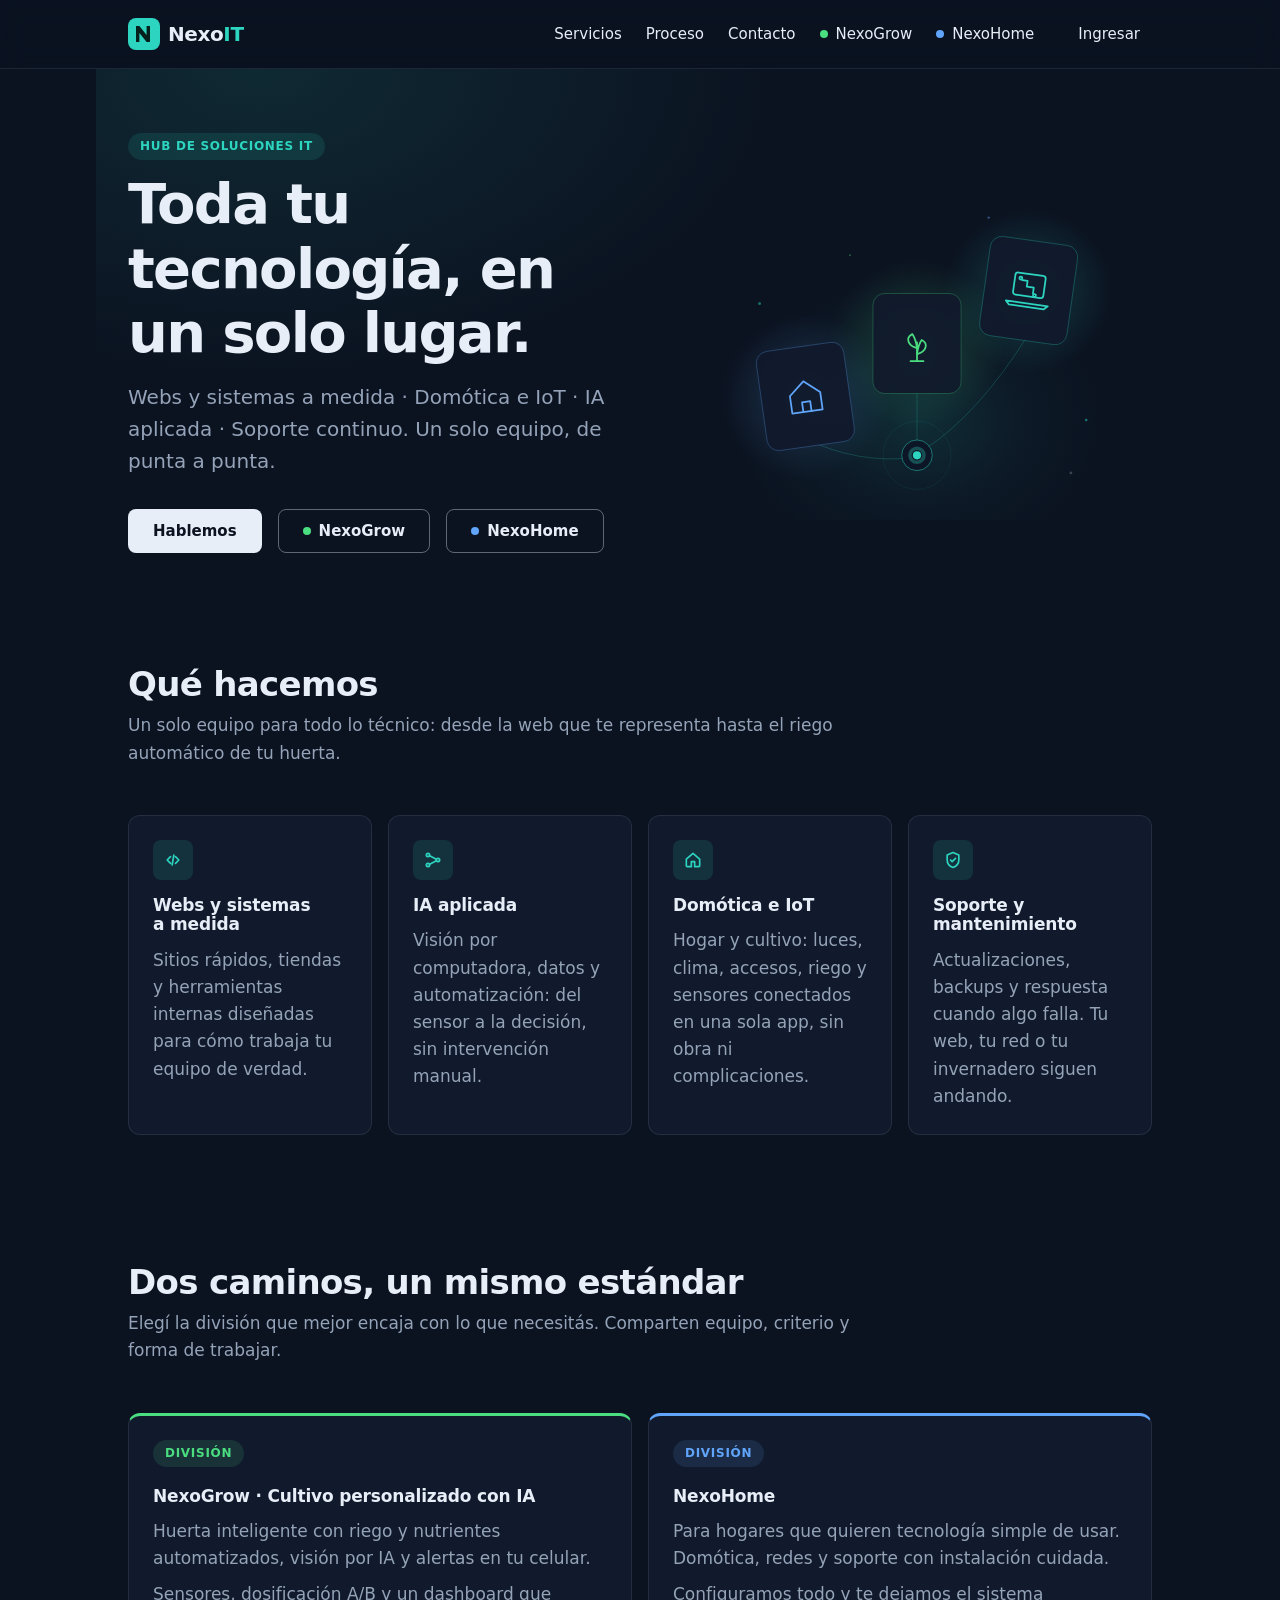
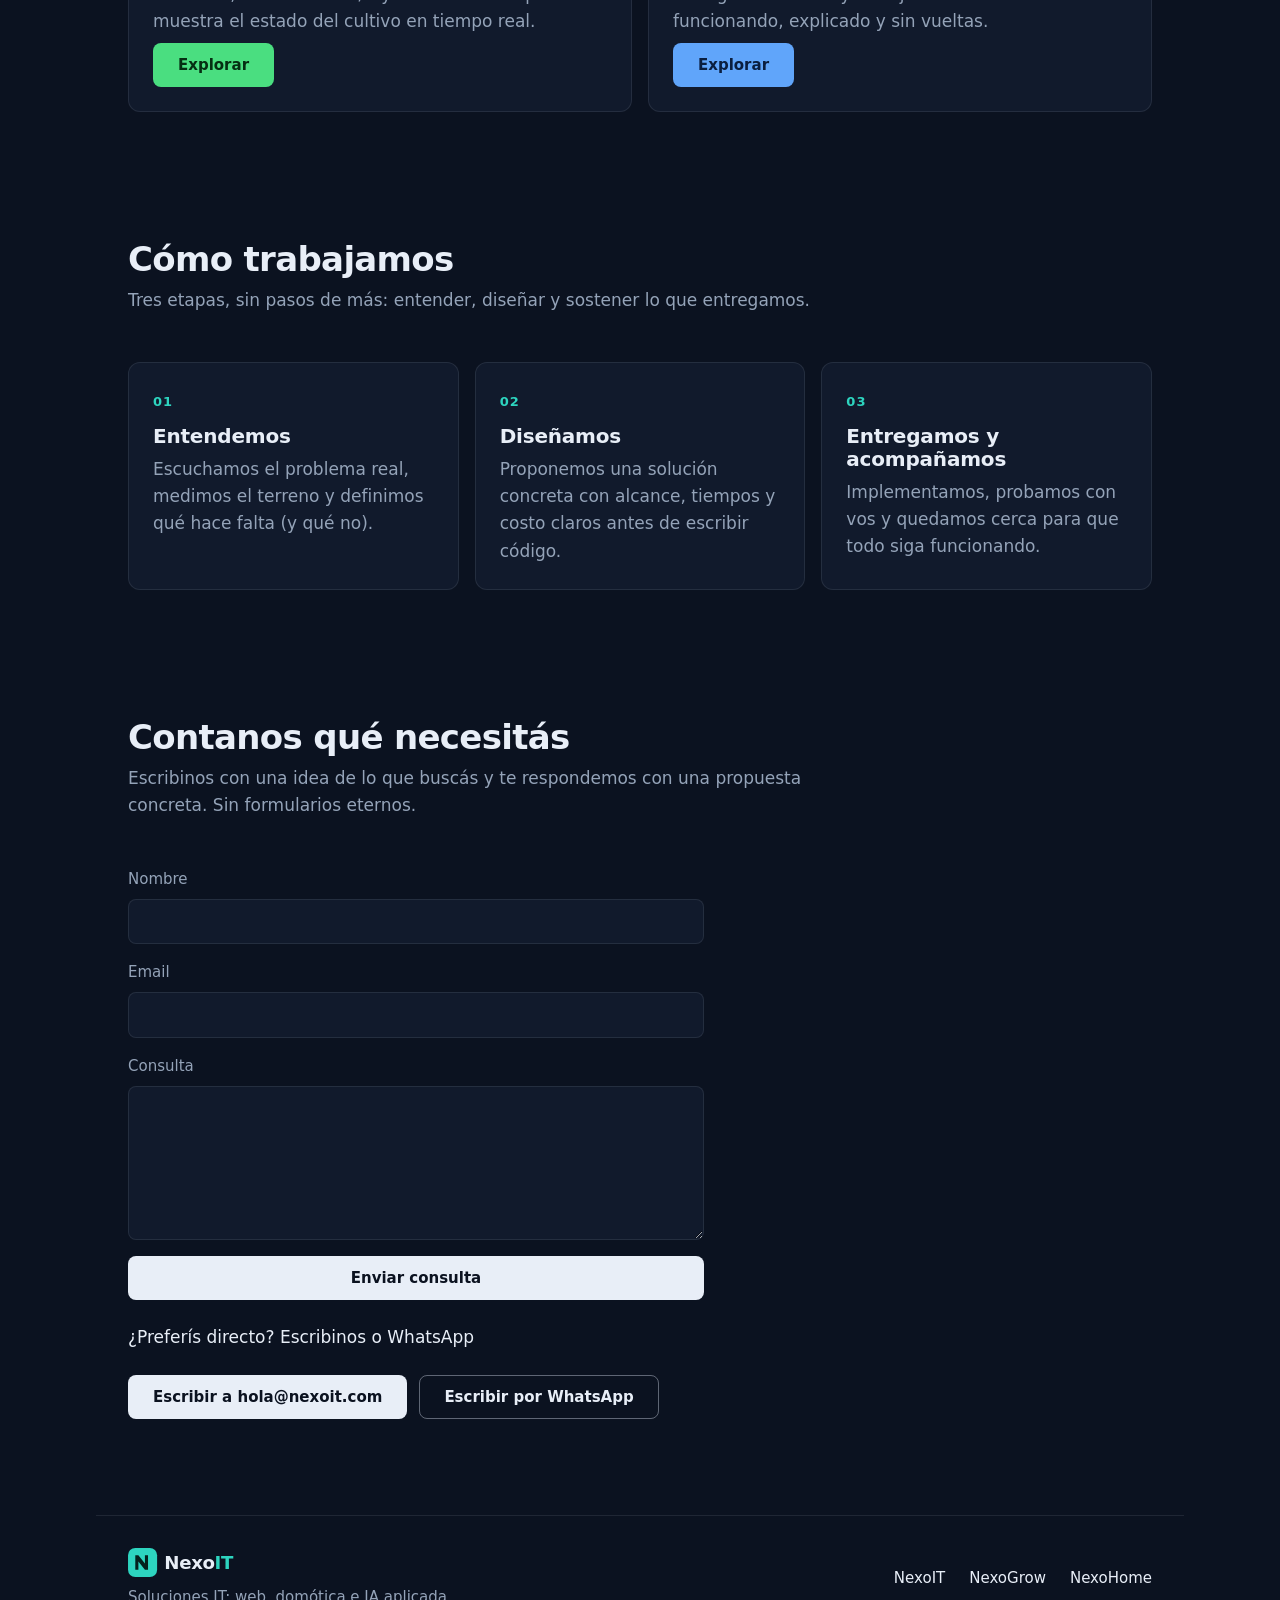
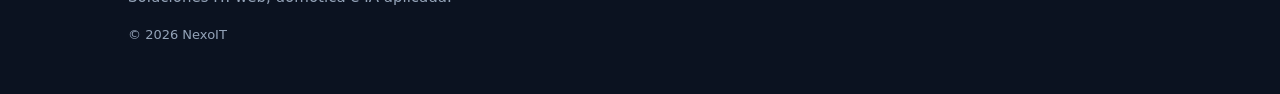
<file: index.html>
<!DOCTYPE html>
<html lang="es">
<head>
  <meta charset="utf-8">
  <meta name="viewport" content="width=device-width, initial-scale=1">

  <title>NexoIT — Soluciones IT, domótica e IA aplicada</title>
  <meta name="description" content="NexoIT es el hub de soluciones IT: webs y sistemas a medida, domótica e IoT, IA aplicada y soporte. NexoGrow para cultivo personalizado con IA, NexoHome para tu casa.">
  <!-- TODO: reemplazar — theme-color provisional (acompaña la paleta v2) -->
  <meta name="theme-color" content="#0b1220">

  <link rel="icon" href="assets/img/favicon.svg" type="image/svg+xml">

  <!-- Open Graph -->
  <meta property="og:title" content="NexoIT — Soluciones IT, domótica e IA aplicada">
  <meta property="og:description" content="Webs y sistemas a medida, domótica e IoT, IA aplicada y soporte continuo. Un solo equipo, de punta a punta.">
  <meta property="og:type" content="website">
  <meta property="og:url" content="https://brunorod-dev.github.io/NexoIT/">
  <meta property="og:image" content="assets/img/og-nexoit.png">
  <meta property="og:image:alt" content="NexoIT — soluciones IT: hub con NexoGrow y NexoHome">

  <link rel="stylesheet" href="assets/css/tokens.css">
  <link rel="stylesheet" href="assets/css/base.css">
  <link rel="stylesheet" href="assets/css/components.css">
  <script src="assets/js/main.js" defer></script>

  <!-- TODO: reemplazar — teléfono (también JSON-LD) -->
  <script type="application/ld+json">
    {
      "@context": "https://schema.org",
      "@type": "LocalBusiness",
      "name": "NexoIT",
      "description": "Hub de soluciones IT: webs y sistemas a medida, domótica e IoT, IA aplicada y soporte. NexoGrow (cultivo personalizado con IA) y NexoHome (domótica).",
      "email": "hola@nexoit.com",
      "telephone": "+54 9 11 0000-0000",
      "priceRange": "$$",
      "areaServed": "AR"
    }
  </script>
</head>

<body>
  <a class="skip-link" href="#contenido">Saltar al contenido</a>

  <header class="site-header" data-module="header">
    <div class="site-header__inner">
      <a class="site-header__brand" href="index.html" aria-label="NexoIT, ir al inicio">
        <img src="assets/img/logo-nexoit.svg" alt="NexoIT" width="132" height="32">
      </a>

      <button class="nav__toggle" type="button" data-toggle="menu" aria-controls="nav-principal" aria-expanded="false" aria-label="Menú">
        <svg viewBox="0 0 24 24" width="20" height="20" fill="none" stroke="currentColor" stroke-width="2" stroke-linecap="round" aria-hidden="true" focusable="false">
          <path d="M4 7h16M4 12h16M4 17h16"/>
        </svg>
      </button>

      <nav class="nav" id="nav-principal" aria-label="Principal">
        <a class="nav__link" href="#servicios">Servicios</a>
        <a class="nav__link" href="#proceso">Proceso</a>
        <a class="nav__link" href="#contacto">Contacto</a>
        <a class="nav__link" href="grow/index.html"><span class="nav__dot nav__dot--grow" aria-hidden="true"></span>NexoGrow</a>
        <a class="nav__link" href="home/index.html"><span class="nav__dot nav__dot--home" aria-hidden="true"></span>NexoHome</a>
        <a class="nav__link nav__link--account" href="/app/login">Ingresar</a>
      </nav>
    </div>
  </header>

  <main id="contenido">
    <!-- Hero -->
    <section class="hero hero--split" aria-labelledby="hero-title">
      <p class="badge">Hub de soluciones IT</p>
      <h1 class="hero__title" id="hero-title">Toda tu tecnología, en un solo lugar.</h1>
      <p class="hero__subtitle">Webs y sistemas a medida · Domótica e IoT · IA aplicada · Soporte continuo. Un solo equipo, de punta a punta.</p>
      <div class="hero__actions">
        <!-- TODO: reemplazar — email de contacto placeholder -->
        <a class="btn btn--primary" href="mailto:hola@nexoit.com">Hablemos</a>
        <a class="btn btn--ghost btn--grow" href="grow/index.html"><span class="nav__dot nav__dot--grow" aria-hidden="true"></span>NexoGrow</a>
        <a class="btn btn--ghost btn--home" href="home/index.html"><span class="nav__dot nav__dot--home" aria-hidden="true"></span>NexoHome</a>
      </div>
      <img class="hero__visual" src="assets/img/hero-abstracto.svg" alt="" width="800" height="600" decoding="async">
    </section>

    <!-- Servicios -->
    <section class="section" id="servicios" aria-labelledby="servicios-title">
      <div class="section__head">
        <h2 class="section__title" id="servicios-title">Qué hacemos</h2>
        <p class="section__lead">Un solo equipo para todo lo técnico: desde la web que te representa hasta el riego automático de tu huerta.</p>
      </div>

      <div class="cards">
        <article class="card">
          <span class="card__icon" aria-hidden="true">
            <svg viewBox="0 0 24 24" fill="none" stroke="currentColor" stroke-width="2" stroke-linecap="round" stroke-linejoin="round">
              <path d="M9 8l-4 4 4 4M15 8l4 4-4 4M13 6l-2 12"/>
            </svg>
          </span>
          <h3 class="card__title">Webs y sistemas a medida</h3>
          <p class="card__text">Sitios rápidos, tiendas y herramientas internas diseñadas para cómo trabaja tu equipo de verdad.</p>
        </article>

        <article class="card">
          <span class="card__icon" aria-hidden="true">
            <svg viewBox="0 0 24 24" fill="none" stroke="currentColor" stroke-width="2" stroke-linecap="round" stroke-linejoin="round">
              <circle cx="6" cy="6" r="2"/>
              <circle cx="6" cy="18" r="2"/>
              <circle cx="18" cy="12" r="2"/>
              <path d="M8 7l8 4M8 17l8-4"/>
            </svg>
          </span>
          <h3 class="card__title">IA aplicada</h3>
          <p class="card__text">Visión por computadora, datos y automatización: del sensor a la decisión, sin intervención manual.</p>
        </article>

        <article class="card">
          <span class="card__icon" aria-hidden="true">
            <svg viewBox="0 0 24 24" fill="none" stroke="currentColor" stroke-width="2" stroke-linecap="round" stroke-linejoin="round">
              <path d="M4 11l8-7 8 7v8a1 1 0 0 1-1 1h-5v-6h-4v6H5a1 1 0 0 1-1-1z"/>
            </svg>
          </span>
          <h3 class="card__title">Domótica e IoT</h3>
          <p class="card__text">Hogar y cultivo: luces, clima, accesos, riego y sensores conectados en una sola app, sin obra ni complicaciones.</p>
        </article>

        <article class="card">
          <span class="card__icon" aria-hidden="true">
            <svg viewBox="0 0 24 24" fill="none" stroke="currentColor" stroke-width="2" stroke-linecap="round" stroke-linejoin="round">
              <path d="M12 3l7 3v6c0 4.4-3 7.6-7 9-4-1.4-7-4.6-7-9V6z"/>
              <path d="M9 12l2 2 4-4"/>
            </svg>
          </span>
          <h3 class="card__title">Soporte y mantenimiento</h3>
          <p class="card__text">Actualizaciones, backups y respuesta cuando algo falla. Tu web, tu red o tu invernadero siguen andando.</p>
        </article>
      </div>
    </section>

    <!-- Divisiones -->
    <section class="section" id="divisiones" aria-labelledby="divisiones-title">
      <div class="section__head">
        <h2 class="section__title" id="divisiones-title">Dos caminos, un mismo estándar</h2>
        <p class="section__lead">Elegí la división que mejor encaja con lo que necesitás. Comparten equipo, criterio y forma de trabajar.</p>
      </div>

      <div class="split">
        <article class="card card--grow">
          <p class="badge">División</p>
          <h3 class="card__title">NexoGrow · Cultivo personalizado con IA</h3>
          <p class="card__text">Huerta inteligente con riego y nutrientes automatizados, visión por IA y alertas en tu celular.</p>
          <p class="card__text">Sensores, dosificación A/B y un dashboard que muestra el estado del cultivo en tiempo real.</p>
          <a class="btn btn--accent" href="grow/index.html">Explorar</a>
        </article>

        <article class="card card--home">
          <p class="badge">División</p>
          <h3 class="card__title">NexoHome</h3>
          <p class="card__text">Para hogares que quieren tecnología simple de usar. Domótica, redes y soporte con instalación cuidada.</p>
          <p class="card__text">Configuramos todo y te dejamos el sistema funcionando, explicado y sin vueltas.</p>
          <a class="btn btn--accent" href="home/index.html">Explorar</a>
        </article>
      </div>
    </section>

    <!-- Proceso -->
    <section class="section" id="proceso" aria-labelledby="proceso-title">
      <div class="section__head">
        <h2 class="section__title" id="proceso-title">Cómo trabajamos</h2>
        <p class="section__lead">Tres etapas, sin pasos de más: entender, diseñar y sostener lo que entregamos.</p>
      </div>

      <ol class="steps">
        <li class="step">
          <span class="step__num" aria-hidden="true">01</span>
          <h3>Entendemos</h3>
          <p>Escuchamos el problema real, medimos el terreno y definimos qué hace falta (y qué no).</p>
        </li>
        <li class="step">
          <span class="step__num" aria-hidden="true">02</span>
          <h3>Diseñamos</h3>
          <p>Proponemos una solución concreta con alcance, tiempos y costo claros antes de escribir código.</p>
        </li>
        <li class="step">
          <span class="step__num" aria-hidden="true">03</span>
          <h3>Entregamos y acompañamos</h3>
          <p>Implementamos, probamos con vos y quedamos cerca para que todo siga funcionando.</p>
        </li>
      </ol>
    </section>

    <!-- Contacto -->
    <section class="section contact" id="contacto" aria-labelledby="contacto-title">
      <div class="section__head">
        <h2 class="section__title" id="contacto-title">Contanos qué necesitás</h2>
        <p class="section__lead">Escribinos con una idea de lo que buscás y te respondemos con una propuesta concreta. Sin formularios eternos.</p>
      </div>

      <form data-module="contacto-form" novalidate>
        <div class="field">
          <label class="field__label" for="consulta-nombre">Nombre</label>
          <input class="field__input" type="text" id="consulta-nombre" name="nombre" autocomplete="name" required>
        </div>
        <div class="field">
          <label class="field__label" for="consulta-email">Email</label>
          <input class="field__input" type="email" id="consulta-email" name="email" autocomplete="email" required>
        </div>
        <div class="field">
          <label class="field__label" for="consulta-mensaje">Consulta</label>
          <textarea class="field__input" id="consulta-mensaje" name="mensaje" rows="5" required></textarea>
        </div>
        <button class="btn btn--primary" type="submit">Enviar consulta</button>
        <p class="form-status" role="status" aria-live="polite"></p>
        <noscript>
          <p class="form-status">El form necesita JavaScript — usá los accesos directos de abajo.</p>
        </noscript>
      </form>

      <p>¿Preferís directo? Escribinos o WhatsApp</p>

      <!-- TODO: reemplazar — email, WhatsApp y teléfono (JSON-LD) son placeholders -->
      <div class="contact__actions">
        <a class="btn btn--primary" href="mailto:hola@nexoit.com">Escribir a hola@nexoit.com</a>
        <a class="btn btn--ghost" href="https://wa.me/5491100000000">Escribir por WhatsApp</a>
      </div>
    </section>
  </main>

  <footer class="site-footer">
    <div class="site-footer__brand">
      <img src="assets/img/logo-nexoit.svg" alt="NexoIT" width="132" height="32">
      <p>Soluciones IT: web, domótica e IA aplicada.</p>
    </div>

    <nav class="site-footer__links" aria-label="Familia Nexo">
      <a href="index.html">NexoIT</a>
      <a href="grow/index.html">NexoGrow</a>
      <a href="home/index.html">NexoHome</a>
    </nav>

    <p class="site-footer__legal">© 2026 NexoIT</p>
  </footer>
</body>
</html>
</file>
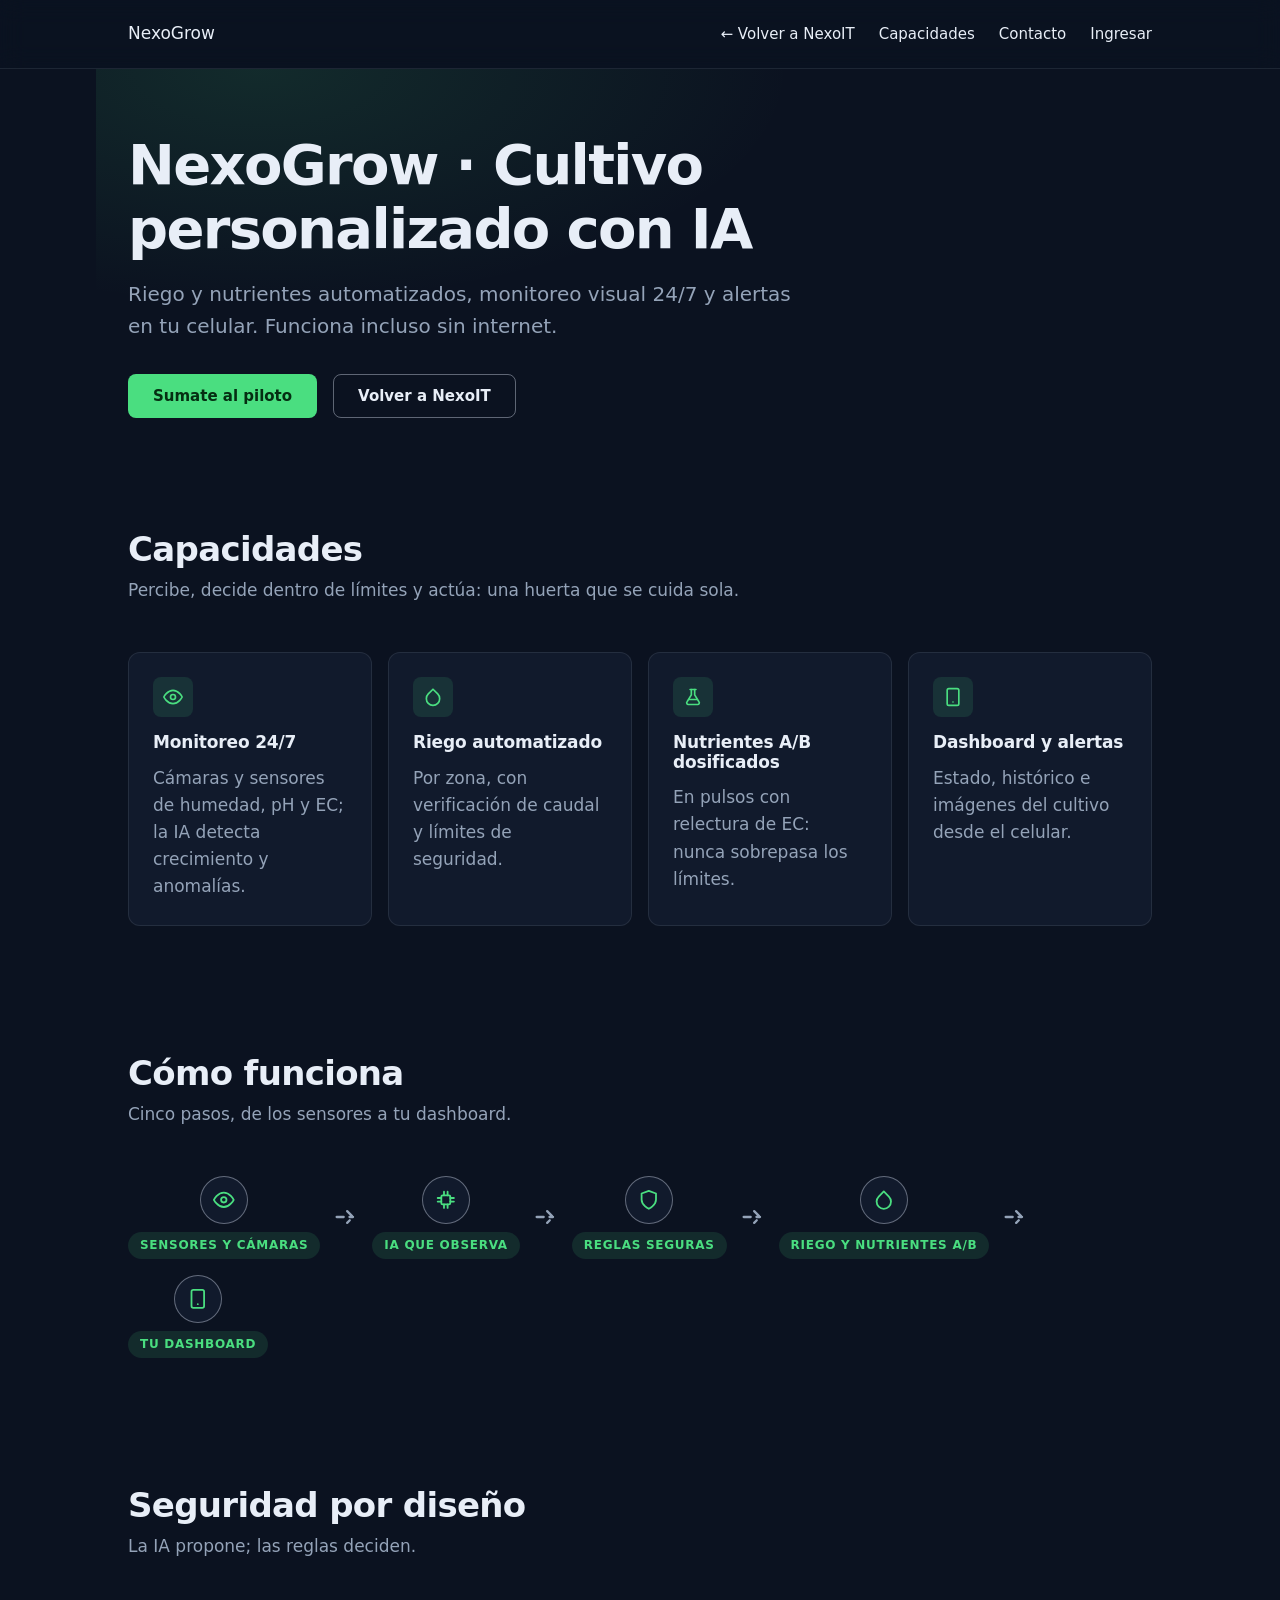
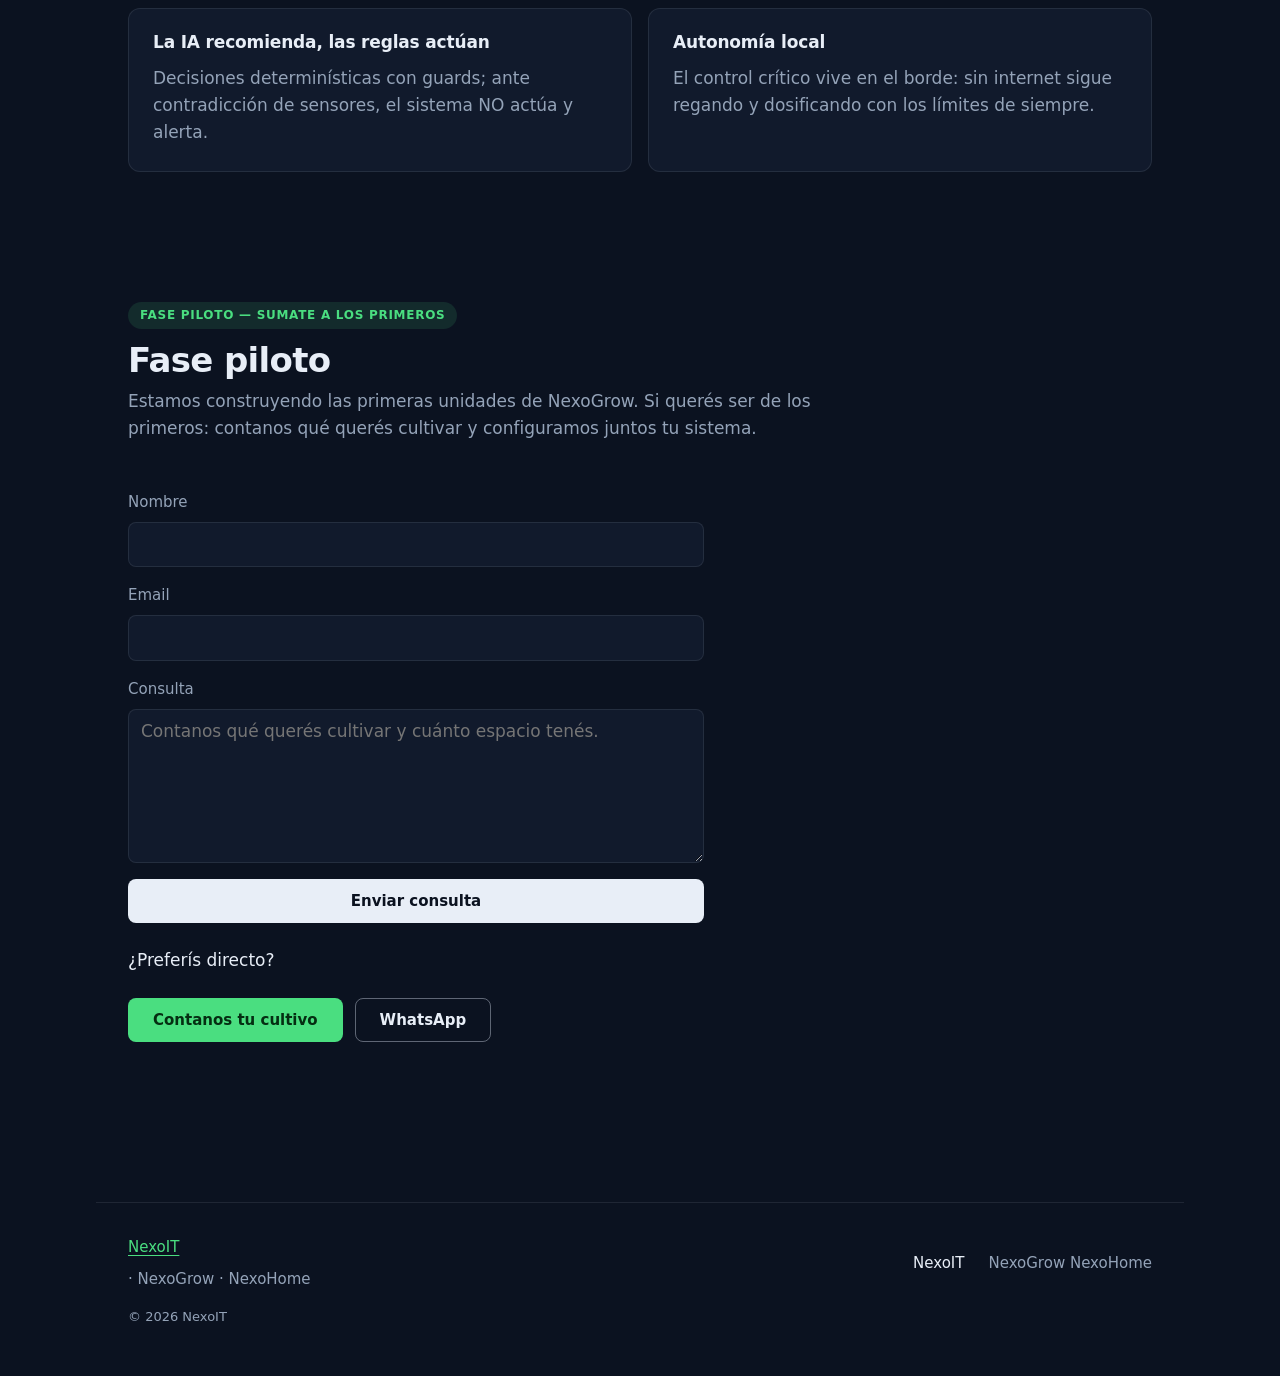
<file: grow/index.html>
<!DOCTYPE html>
<html lang="es">
<head>
  <meta charset="utf-8">
  <meta name="viewport" content="width=device-width, initial-scale=1">
  <title>NexoGrow · Cultivo personalizado con IA</title>
  <meta name="description" content="NexoGrow — huerta inteligente: riego y nutrientes automatizados, monitoreo visual con IA y alertas, funciona sin internet.">
  <meta property="og:title" content="NexoGrow · Cultivo personalizado con IA">
  <meta property="og:description" content="NexoGrow — huerta inteligente: riego y nutrientes automatizados, monitoreo visual con IA y alertas, funciona sin internet.">
  <meta property="og:image" content="../assets/img/og-grow.png">
  <meta property="og:image:alt" content="NexoGrow — cultivo personalizado con IA">
  <meta property="og:url" content="https://brunorod-dev.github.io/NexoIT/grow/index.html">
  <script type="application/ld+json">
  {
    "@context": "https://schema.org",
    "@type": "WebPage",
    "name": "NexoGrow — Cultivo personalizado con IA",
    "description": "NexoGrow — huerta inteligente: riego y nutrientes automatizados, monitoreo visual con IA y alertas, funciona sin internet.",
    "inLanguage": "es",
    "url": "https://brunorod-dev.github.io/NexoIT/grow/index.html"
  }
  </script>
  <!-- TODO: provisional hasta definir paleta final -->
  <meta name="theme-color" content="#0b1220">
  <link rel="icon" href="../assets/img/favicon.svg">
  <link rel="stylesheet" href="../assets/css/tokens.css">
  <link rel="stylesheet" href="../assets/css/base.css">
  <link rel="stylesheet" href="../assets/css/components.css">
  <style>
    /* Layout exclusivo de "Cómo funciona": usa tokens del sitio, no los modifica. */
    .flow {
      display: flex;
      flex-wrap: wrap;
      align-items: center;
      gap: var(--space-4) var(--space-3);
    }

    .flow__step {
      display: flex;
      flex-direction: column;
      align-items: center;
      gap: var(--space-2);
      text-align: center;
    }

    .flow__step .badge {
      margin-block-end: 0;
    }

    .flow__circle {
      display: inline-flex;
      align-items: center;
      justify-content: center;
      inline-size: 3rem;
      block-size: 3rem;
      color: var(--accent);
      background-color: var(--color-surface);
      border: 1px solid var(--color-border-strong);
      border-radius: 50%;
      animation: flow-pulse 3s ease-in-out infinite;
    }

    .flow__circle svg {
      inline-size: 1.35rem;
      block-size: 1.35rem;
    }

    .flow__arrow {
      color: var(--color-muted);
    }

    .flow__arrow svg {
      inline-size: 1.75rem;
      block-size: 1.75rem;
    }

    .flow__arrow path {
      stroke-dasharray: 6 5;
      animation: flow-dash 2s linear infinite;
    }

    @keyframes flow-pulse {
      0%, 100% { transform: scale(1); }
      50% { transform: scale(1.06); }
    }

    @keyframes flow-dash {
      to { stroke-dashoffset: -11; }
    }

    /* Móvil: el flujo se apila verticalmente (hasta 1023px, donde la fila de 5 nodos no entra entera). */
    @media (max-width: 65.99rem) {
      .flow {
        flex-direction: column;
        align-items: flex-start;
      }

      .flow__step {
        flex-direction: row;
        align-items: center;
        gap: var(--space-3);
        text-align: start;
      }

      .flow__arrow {
        margin-inline-start: 1.1rem;
        transform: rotate(90deg);
      }
    }
  </style>
  <script src="../assets/js/main.js" defer></script>
</head>
<body class="theme--grow">
  <header class="site-header">
    <div class="site-header__inner">
      <span class="site-header__brand">NexoGrow</span>

      <button class="nav__toggle" type="button" data-toggle="menu" aria-controls="nav-principal" aria-expanded="false" aria-label="Menú">
        <svg viewBox="0 0 24 24" width="20" height="20" fill="none" stroke="currentColor" stroke-width="2" stroke-linecap="round" aria-hidden="true" focusable="false">
          <path d="M4 7h16M4 12h16M4 17h16"/>
        </svg>
      </button>

      <nav class="nav" id="nav-principal" aria-label="Principal">
        <a class="nav__link" href="../index.html">← Volver a NexoIT</a>
        <a class="nav__link" href="#capacidades">Capacidades</a>
        <a class="nav__link" href="#contacto">Contacto</a>
        <a class="nav__link" href="/app/login">Ingresar</a>
      </nav>
    </div>
  </header>

  <main>
    <section class="hero">
      <h1 class="hero__title">NexoGrow · Cultivo personalizado con IA</h1>
      <p class="hero__subtitle">Riego y nutrientes automatizados, monitoreo visual 24/7 y alertas en tu celular. Funciona incluso sin internet.</p>
      <div class="hero__actions">
        <a class="btn btn--accent" href="#piloto">Sumate al piloto</a>
        <a class="btn btn--ghost" href="../index.html">Volver a NexoIT</a>
      </div>
    </section>

    <section class="section" id="capacidades">
      <div class="section__head">
        <h2 class="section__title">Capacidades</h2>
        <p class="section__lead">Percibe, decide dentro de límites y actúa: una huerta que se cuida sola.</p>
      </div>
      <div class="cards">
        <article class="card">
          <div class="card__icon"><svg viewBox="0 0 24 24" width="24" height="24" fill="none" stroke="currentColor" stroke-width="2" stroke-linecap="round" stroke-linejoin="round" aria-hidden="true"><path d="M1 12s4-8 11-8 11 8 11 8-4 8-11 8-11-8-11-8z"/><circle cx="12" cy="12" r="3"/></svg></div>
          <h3 class="card__title">Monitoreo 24/7</h3>
          <p class="card__text">Cámaras y sensores de humedad, pH y EC; la IA detecta crecimiento y anomalías.</p>
        </article>
        <article class="card">
          <div class="card__icon"><svg viewBox="0 0 24 24" width="24" height="24" fill="none" stroke="currentColor" stroke-width="2" stroke-linecap="round" stroke-linejoin="round" aria-hidden="true"><path d="M12 2.69l5.66 5.66a8 8 0 1 1-11.31 0z"/></svg></div>
          <h3 class="card__title">Riego automatizado</h3>
          <p class="card__text">Por zona, con verificación de caudal y límites de seguridad.</p>
        </article>
        <article class="card">
          <div class="card__icon"><svg viewBox="0 0 24 24" width="24" height="24" fill="none" stroke="currentColor" stroke-width="2" stroke-linecap="round" stroke-linejoin="round" aria-hidden="true"><path d="M10 3v6.5L4.9 17.7A2 2 0 0 0 6.6 21h10.8a2 2 0 0 0 1.7-3.3L14 9.5V3"/><path d="M8.5 3h7"/><path d="M7.5 15h9"/></svg></div>
          <h3 class="card__title">Nutrientes A/B dosificados</h3>
          <p class="card__text">En pulsos con relectura de EC: nunca sobrepasa los límites.</p>
        </article>
        <article class="card">
          <div class="card__icon"><svg viewBox="0 0 24 24" width="24" height="24" fill="none" stroke="currentColor" stroke-width="2" stroke-linecap="round" stroke-linejoin="round" aria-hidden="true"><rect x="5" y="2" width="14" height="20" rx="2"/><path d="M12 18h.01"/></svg></div>
          <h3 class="card__title">Dashboard y alertas</h3>
          <p class="card__text">Estado, histórico e imágenes del cultivo desde el celular.</p>
        </article>
      </div>
    </section>

    <section class="section" id="como-funciona">
      <div class="section__head">
        <h2 class="section__title">Cómo funciona</h2>
        <p class="section__lead">Cinco pasos, de los sensores a tu dashboard.</p>
      </div>
      <div class="flow">
        <div class="flow__step">
          <span class="flow__circle"><svg viewBox="0 0 24 24" width="24" height="24" fill="none" stroke="currentColor" stroke-width="2" stroke-linecap="round" stroke-linejoin="round" aria-hidden="true"><path d="M1 12s4-8 11-8 11 8 11 8-4 8-11 8-11-8-11-8z"/><circle cx="12" cy="12" r="3"/></svg></span>
          <span class="badge">Sensores y cámaras</span>
        </div>
        <span class="flow__arrow" aria-hidden="true"><svg viewBox="0 0 24 24" width="24" height="24" fill="none" stroke="currentColor" stroke-width="2" stroke-linecap="round" stroke-linejoin="round"><path d="M4 12h14M13 7l5 5-5 5"/></svg></span>
        <div class="flow__step">
          <span class="flow__circle"><svg viewBox="0 0 24 24" width="24" height="24" fill="none" stroke="currentColor" stroke-width="2" stroke-linecap="round" stroke-linejoin="round" aria-hidden="true"><rect x="7" y="7" width="10" height="10" rx="1.5"/><path d="M10 3v4M14 3v4M10 17v4M14 17v4M3 10h4M3 14h4M17 10h4M17 14h4"/></svg></span>
          <span class="badge">IA que observa</span>
        </div>
        <span class="flow__arrow" aria-hidden="true"><svg viewBox="0 0 24 24" width="24" height="24" fill="none" stroke="currentColor" stroke-width="2" stroke-linecap="round" stroke-linejoin="round"><path d="M4 12h14M13 7l5 5-5 5"/></svg></span>
        <div class="flow__step">
          <span class="flow__circle"><svg viewBox="0 0 24 24" width="24" height="24" fill="none" stroke="currentColor" stroke-width="2" stroke-linecap="round" stroke-linejoin="round" aria-hidden="true"><path d="M12 22s8-4 8-10V5l-8-3-8 3v7c0 6 8 10 8 10z"/></svg></span>
          <span class="badge">Reglas seguras</span>
        </div>
        <span class="flow__arrow" aria-hidden="true"><svg viewBox="0 0 24 24" width="24" height="24" fill="none" stroke="currentColor" stroke-width="2" stroke-linecap="round" stroke-linejoin="round"><path d="M4 12h14M13 7l5 5-5 5"/></svg></span>
        <div class="flow__step">
          <span class="flow__circle"><svg viewBox="0 0 24 24" width="24" height="24" fill="none" stroke="currentColor" stroke-width="2" stroke-linecap="round" stroke-linejoin="round" aria-hidden="true"><path d="M12 2.69l5.66 5.66a8 8 0 1 1-11.31 0z"/></svg></span>
          <span class="badge">Riego y nutrientes A/B</span>
        </div>
        <span class="flow__arrow" aria-hidden="true"><svg viewBox="0 0 24 24" width="24" height="24" fill="none" stroke="currentColor" stroke-width="2" stroke-linecap="round" stroke-linejoin="round"><path d="M4 12h14M13 7l5 5-5 5"/></svg></span>
        <div class="flow__step">
          <span class="flow__circle"><svg viewBox="0 0 24 24" width="24" height="24" fill="none" stroke="currentColor" stroke-width="2" stroke-linecap="round" stroke-linejoin="round" aria-hidden="true"><rect x="5" y="2" width="14" height="20" rx="2"/><path d="M12 18h.01"/></svg></span>
          <span class="badge">Tu dashboard</span>
        </div>
      </div>
    </section>

    <section class="section" id="seguridad">
      <div class="section__head">
        <h2 class="section__title">Seguridad por diseño</h2>
        <p class="section__lead">La IA propone; las reglas deciden.</p>
      </div>
      <div class="split">
        <article class="card">
          <h3 class="card__title">La IA recomienda, las reglas actúan</h3>
          <p class="card__text">Decisiones determinísticas con guards; ante contradicción de sensores, el sistema NO actúa y alerta.</p>
        </article>
        <article class="card">
          <h3 class="card__title">Autonomía local</h3>
          <p class="card__text">El control crítico vive en el borde: sin internet sigue regando y dosificando con los límites de siempre.</p>
        </article>
      </div>
    </section>

    <section class="section" id="piloto">
      <div class="section__head">
        <p class="badge">Fase piloto — sumate a los primeros</p>
        <h2 class="section__title">Fase piloto</h2>
        <p class="section__lead">Estamos construyendo las primeras unidades de NexoGrow. Si querés ser de los primeros: contanos qué querés cultivar y configuramos juntos tu sistema.</p>
      </div>
      <div class="contact" id="contacto">
        <form data-module="contacto-form" novalidate>
          <div class="field">
            <label class="field__label" for="consulta-nombre">Nombre</label>
            <input class="field__input" type="text" id="consulta-nombre" name="nombre" autocomplete="name" required>
          </div>
          <div class="field">
            <label class="field__label" for="consulta-email">Email</label>
            <input class="field__input" type="email" id="consulta-email" name="email" autocomplete="email" required>
          </div>
          <div class="field">
            <label class="field__label" for="consulta-mensaje">Consulta</label>
            <textarea class="field__input" id="consulta-mensaje" name="mensaje" rows="5" required placeholder="Contanos qué querés cultivar y cuánto espacio tenés."></textarea>
          </div>
          <button class="btn btn--primary" type="submit">Enviar consulta</button>
          <p class="form-status" role="status" aria-live="polite"></p>
          <noscript>
            <p class="form-status">El form necesita JavaScript — usá los accesos directos de abajo.</p>
          </noscript>
        </form>

        <p>¿Preferís directo?</p>

        <div class="contact__actions">
          <!-- TODO: reemplazar (datos de contacto: mailto / wa.me) -->
          <a class="btn btn--accent" href="mailto:hola@nexoit.com">Contanos tu cultivo</a>
          <!-- TODO: reemplazar (datos de contacto: mailto / wa.me) -->
          <a class="btn btn--ghost" href="https://wa.me/5491100000000">WhatsApp</a>
        </div>
      </div>
    </section>
  </main>

  <footer class="site-footer">
    <div class="site-footer__brand">
      <a href="../index.html">NexoIT</a> · NexoGrow · NexoHome
    </div>

    <nav class="site-footer__links" aria-label="Familia Nexo">
      <a href="../index.html">NexoIT</a>
      NexoGrow
      NexoHome
    </nav>

    <p class="site-footer__legal">© 2026 NexoIT</p>
  </footer>
</body>
</html>
</file>
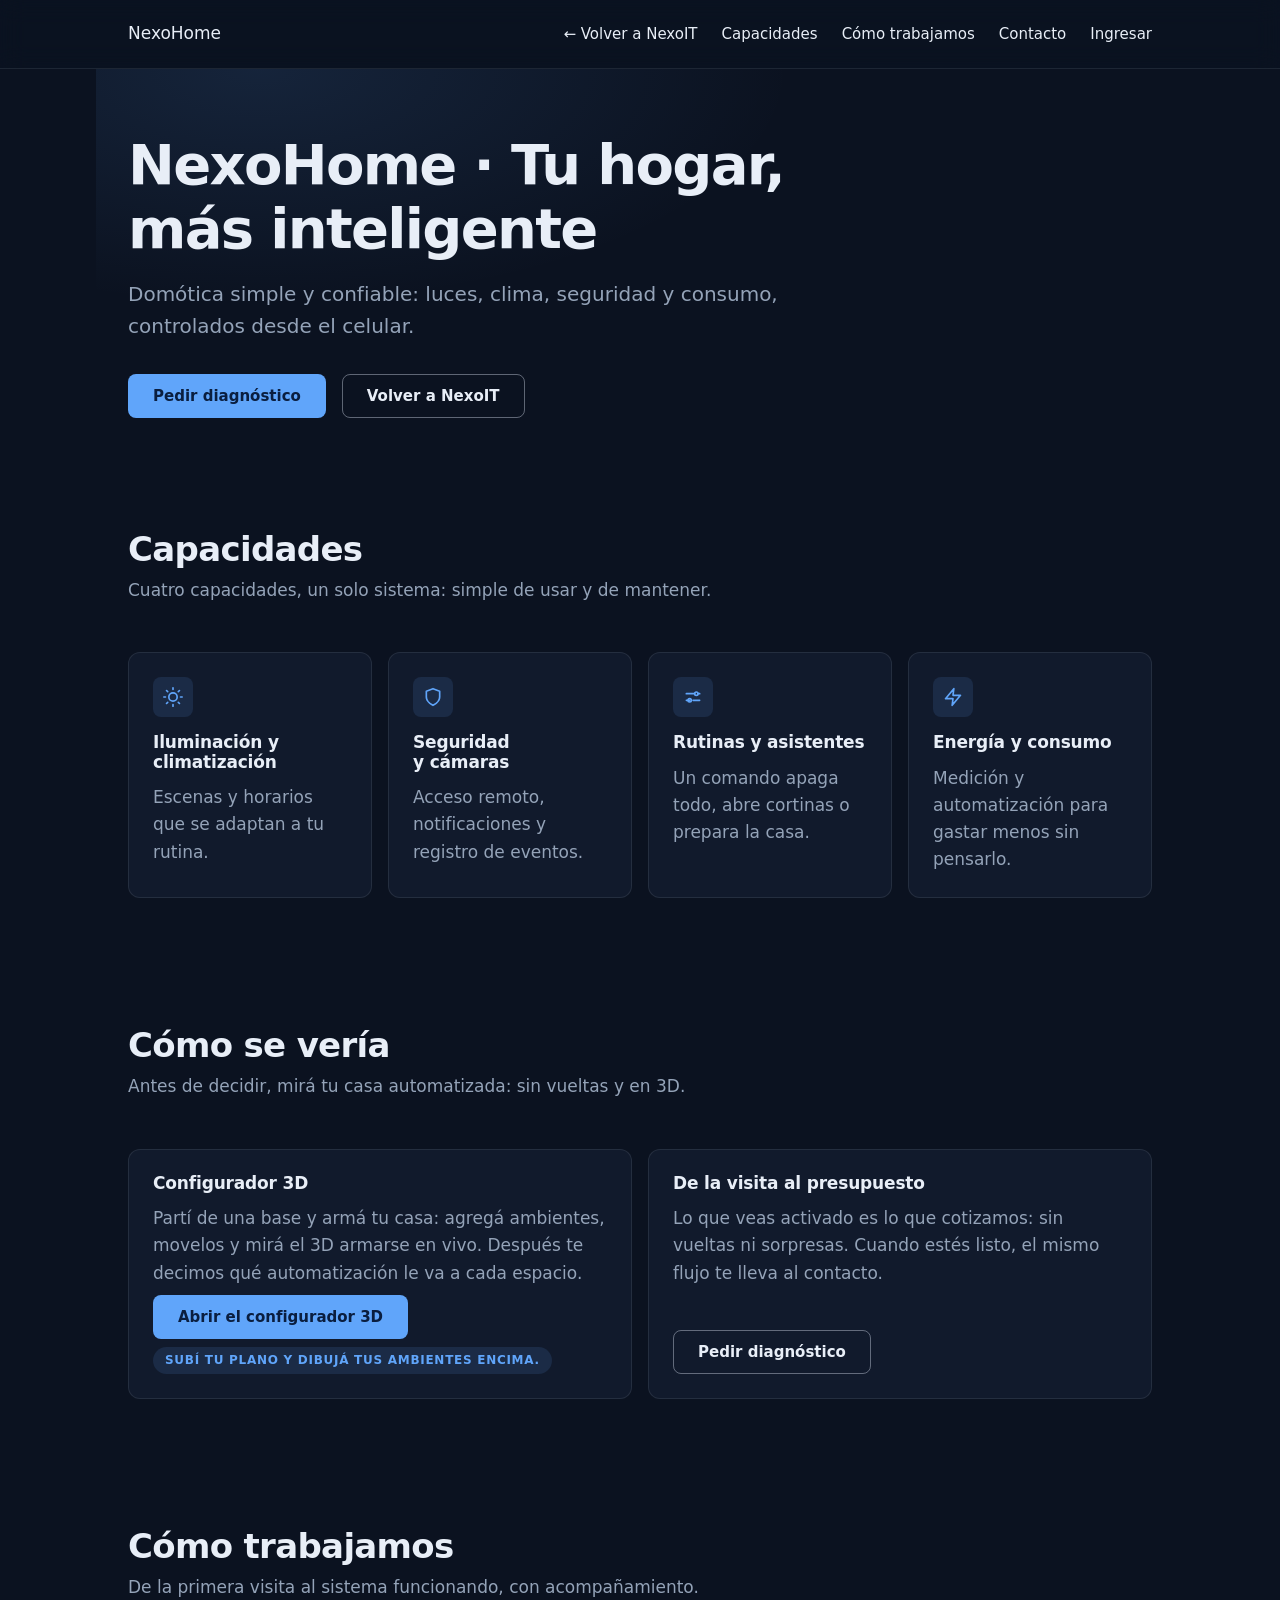
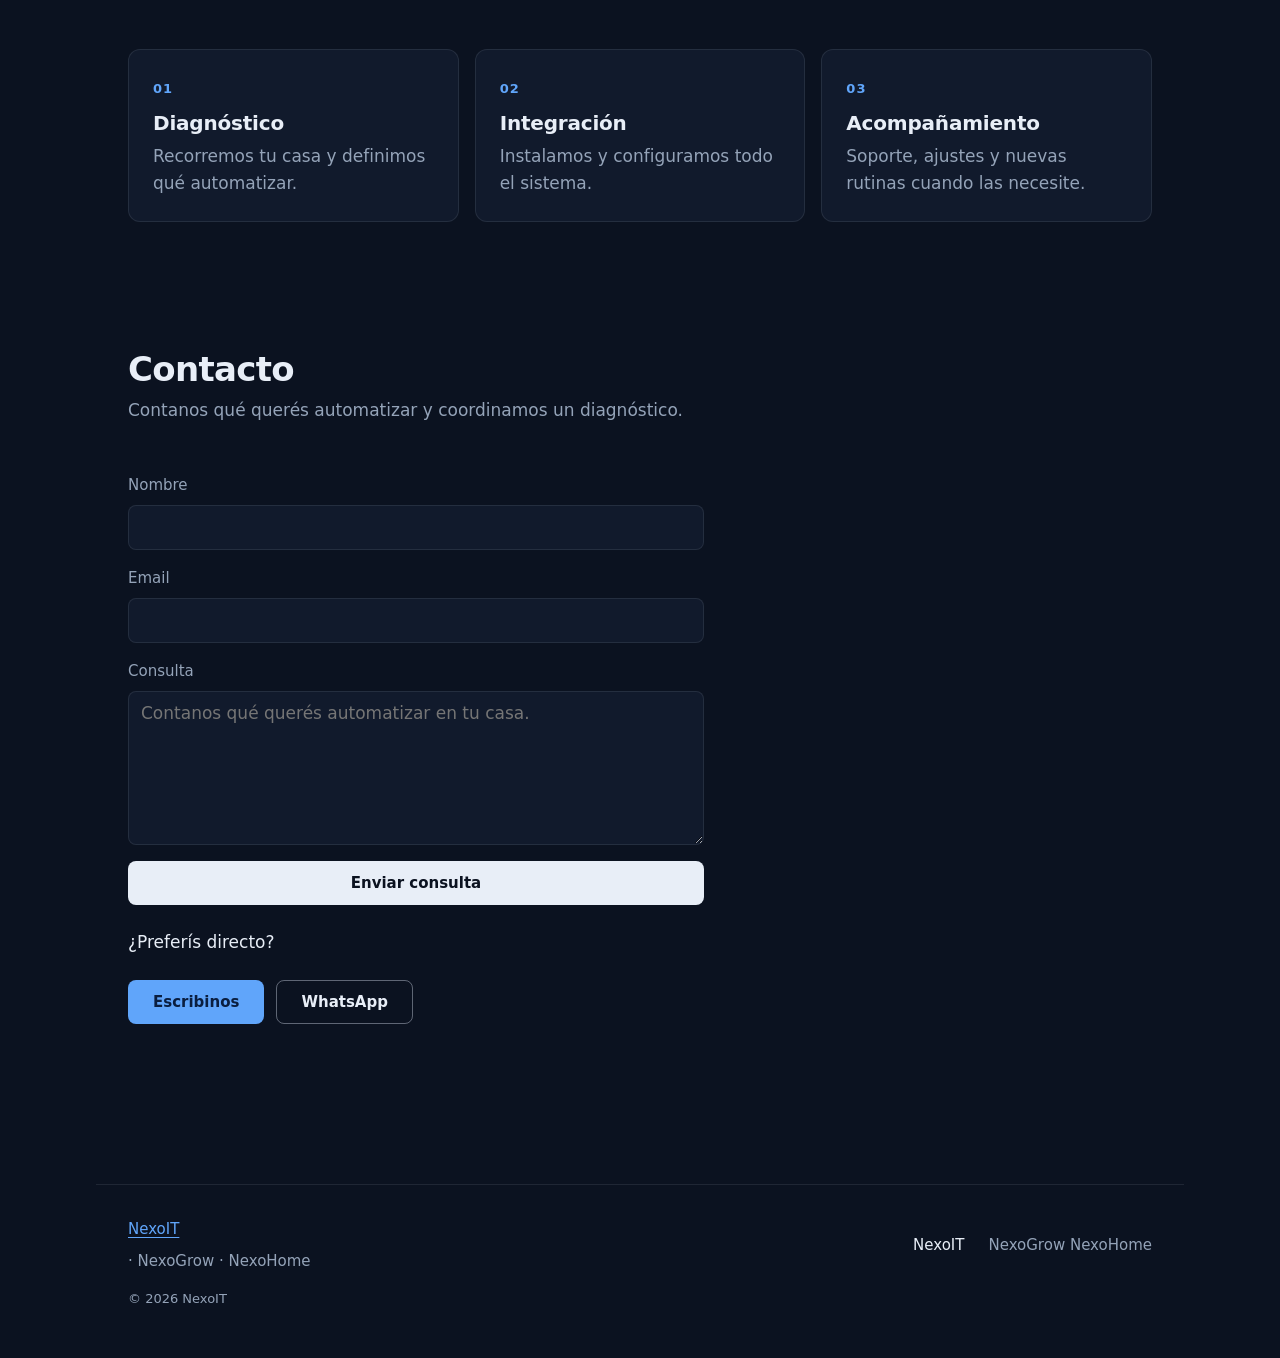
<file: home/index.html>
<!DOCTYPE html>
<html lang="es">
<head>
  <meta charset="utf-8">
  <meta name="viewport" content="width=device-width, initial-scale=1">
  <title>NexoHome · Domótica para tu hogar</title>
  <meta name="description" content="NexoHome — domótica simple y confiable: luces, clima, seguridad y consumo desde tu celular.">
  <meta property="og:title" content="NexoHome · Domótica para tu hogar">
  <meta property="og:description" content="NexoHome — domótica simple y confiable: luces, clima, seguridad y consumo desde tu celular.">
  <meta property="og:image" content="../assets/img/og-home.png">
  <meta property="og:image:alt" content="NexoHome — domótica para tu hogar">
  <meta property="og:url" content="https://brunorod-dev.github.io/NexoIT/home/index.html">
  <script type="application/ld+json">
  {
    "@context": "https://schema.org",
    "@type": "WebPage",
    "name": "NexoHome — Domótica para tu hogar",
    "description": "NexoHome — domótica simple y confiable: luces, clima, seguridad y consumo desde tu celular.",
    "inLanguage": "es",
    "url": "https://brunorod-dev.github.io/NexoIT/home/index.html"
  }
  </script>
  <!-- TODO: provisional hasta definir paleta final -->
  <meta name="theme-color" content="#0b1220">
  <link rel="icon" href="../assets/img/favicon.svg">
  <link rel="stylesheet" href="../assets/css/tokens.css">
  <link rel="stylesheet" href="../assets/css/base.css">
  <link rel="stylesheet" href="../assets/css/components.css">
  <script src="../assets/js/main.js" defer></script>
</head>
<body class="theme--home">
  <header class="site-header">
    <div class="site-header__inner">
      <span class="site-header__brand">NexoHome</span>

      <button class="nav__toggle" type="button" data-toggle="menu" aria-controls="nav-principal" aria-expanded="false" aria-label="Menú">
        <svg viewBox="0 0 24 24" width="20" height="20" fill="none" stroke="currentColor" stroke-width="2" stroke-linecap="round" aria-hidden="true" focusable="false">
          <path d="M4 7h16M4 12h16M4 17h16"/>
        </svg>
      </button>

      <nav class="nav" id="nav-principal" aria-label="Principal">
        <a class="nav__link" href="../index.html">← Volver a NexoIT</a>
        <a class="nav__link" href="#capacidades">Capacidades</a>
        <a class="nav__link" href="#como-trabajamos">Cómo trabajamos</a>
        <a class="nav__link" href="#contacto">Contacto</a>
        <a class="nav__link" href="/app/login">Ingresar</a>
      </nav>
    </div>
  </header>

  <main>
    <section class="hero">
      <h1 class="hero__title">NexoHome · Tu hogar, más inteligente</h1>
      <p class="hero__subtitle">Domótica simple y confiable: luces, clima, seguridad y consumo, controlados desde el celular.</p>
      <div class="hero__actions">
        <a class="btn btn--accent" href="#contacto">Pedir diagnóstico</a>
        <a class="btn btn--ghost" href="../index.html">Volver a NexoIT</a>
      </div>
    </section>

    <section class="section" id="capacidades">
      <div class="section__head">
        <h2 class="section__title">Capacidades</h2>
        <p class="section__lead">Cuatro capacidades, un solo sistema: simple de usar y de mantener.</p>
      </div>
      <div class="cards">
        <article class="card">
          <div class="card__icon"><svg viewBox="0 0 24 24" width="24" height="24" fill="none" stroke="currentColor" stroke-width="2" stroke-linecap="round" stroke-linejoin="round" aria-hidden="true"><circle cx="12" cy="12" r="5"/><path d="M12 1v2M12 21v2M4.22 4.22l1.42 1.42M18.36 18.36l1.42 1.42M1 12h2M21 12h2M4.22 19.78l1.42-1.42M18.36 5.64l1.42-1.42"/></svg></div>
          <h3 class="card__title">Iluminación y climatización</h3>
          <p class="card__text">Escenas y horarios que se adaptan a tu rutina.</p>
        </article>
        <article class="card">
          <div class="card__icon"><svg viewBox="0 0 24 24" width="24" height="24" fill="none" stroke="currentColor" stroke-width="2" stroke-linecap="round" stroke-linejoin="round" aria-hidden="true"><path d="M12 22s8-4 8-10V5l-8-3-8 3v7c0 6 8 10 8 10z"/></svg></div>
          <h3 class="card__title">Seguridad y cámaras</h3>
          <p class="card__text">Acceso remoto, notificaciones y registro de eventos.</p>
        </article>
        <article class="card">
          <div class="card__icon"><svg viewBox="0 0 24 24" width="24" height="24" fill="none" stroke="currentColor" stroke-width="2" stroke-linecap="round" stroke-linejoin="round" aria-hidden="true"><path d="M4 8h10M18 8h2M4 16h4M12 16h8"/><circle cx="16" cy="8" r="2"/><circle cx="8" cy="16" r="2"/></svg></div>
          <h3 class="card__title">Rutinas y asistentes</h3>
          <p class="card__text">Un comando apaga todo, abre cortinas o prepara la casa.</p>
        </article>
        <article class="card">
          <div class="card__icon"><svg viewBox="0 0 24 24" width="24" height="24" fill="none" stroke="currentColor" stroke-width="2" stroke-linecap="round" stroke-linejoin="round" aria-hidden="true"><polygon points="13 2 3 14 12 14 11 22 21 10 12 10 13 2"/></svg></div>
          <h3 class="card__title">Energía y consumo</h3>
          <p class="card__text">Medición y automatización para gastar menos sin pensarlo.</p>
        </article>
      </div>
    </section>

    <section class="section" id="como-se-veria">
      <div class="section__head">
        <h2 class="section__title">Cómo se vería</h2>
        <p class="section__lead">Antes de decidir, mirá tu casa automatizada: sin vueltas y en 3D.</p>
      </div>
      <div class="split">
        <article class="card">
          <h3 class="card__title">Configurador 3D</h3>
          <p class="card__text">Partí de una base y armá tu casa: agregá ambientes, movelos y mirá el 3D armarse en vivo. Después te decimos qué automatización le va a cada espacio.</p>
          <a class="btn btn--accent" href="configurador/index.html">Abrir el configurador 3D</a>
          <p class="badge">Subí tu plano y dibujá tus ambientes encima.</p>
        </article>
        <article class="card">
          <h3 class="card__title">De la visita al presupuesto</h3>
          <p class="card__text">Lo que veas activado es lo que cotizamos: sin vueltas ni sorpresas. Cuando estés listo, el mismo flujo te lleva al contacto.</p>
          <a class="btn btn--ghost" href="#contacto">Pedir diagnóstico</a>
        </article>
      </div>
    </section>

    <section class="section" id="como-trabajamos">
      <div class="section__head">
        <h2 class="section__title">Cómo trabajamos</h2>
        <p class="section__lead">De la primera visita al sistema funcionando, con acompañamiento.</p>
      </div>
      <ol class="steps">
        <li class="step">
          <span class="step__num" aria-hidden="true">01</span>
          <h3>Diagnóstico</h3>
          <p>Recorremos tu casa y definimos qué automatizar.</p>
        </li>
        <li class="step">
          <span class="step__num" aria-hidden="true">02</span>
          <h3>Integración</h3>
          <p>Instalamos y configuramos todo el sistema.</p>
        </li>
        <li class="step">
          <span class="step__num" aria-hidden="true">03</span>
          <h3>Acompañamiento</h3>
          <p>Soporte, ajustes y nuevas rutinas cuando las necesite.</p>
        </li>
      </ol>
    </section>

    <section class="section" id="contacto">
      <div class="section__head">
        <h2 class="section__title">Contacto</h2>
        <p class="section__lead">Contanos qué querés automatizar y coordinamos un diagnóstico.</p>
      </div>
      <div class="contact">
        <form data-module="contacto-form" novalidate>
          <div class="field">
            <label class="field__label" for="consulta-nombre">Nombre</label>
            <input class="field__input" type="text" id="consulta-nombre" name="nombre" autocomplete="name" required>
          </div>
          <div class="field">
            <label class="field__label" for="consulta-email">Email</label>
            <input class="field__input" type="email" id="consulta-email" name="email" autocomplete="email" required>
          </div>
          <div class="field">
            <label class="field__label" for="consulta-mensaje">Consulta</label>
            <textarea class="field__input" id="consulta-mensaje" name="mensaje" rows="5" required placeholder="Contanos qué querés automatizar en tu casa."></textarea>
          </div>
          <button class="btn btn--primary" type="submit">Enviar consulta</button>
          <p class="form-status" role="status" aria-live="polite"></p>
          <noscript>
            <p class="form-status">El form necesita JavaScript — usá los accesos directos de abajo.</p>
          </noscript>
        </form>

        <p>¿Preferís directo?</p>

        <div class="contact__actions">
          <!-- TODO: reemplazar (datos de contacto: mailto / wa.me) -->
          <a class="btn btn--accent" href="mailto:hola@nexoit.com">Escribinos</a>
          <!-- TODO: reemplazar (datos de contacto: mailto / wa.me) -->
          <a class="btn btn--ghost" href="https://wa.me/5491100000000">WhatsApp</a>
        </div>
      </div>
    </section>
  </main>

  <footer class="site-footer">
    <div class="site-footer__brand">
      <a href="../index.html">NexoIT</a> · NexoGrow · NexoHome
    </div>

    <nav class="site-footer__links" aria-label="Familia Nexo">
      <a href="../index.html">NexoIT</a>
      NexoGrow
      NexoHome
    </nav>

    <p class="site-footer__legal">© 2026 NexoIT</p>
  </footer>
</body>
</html>
</file>
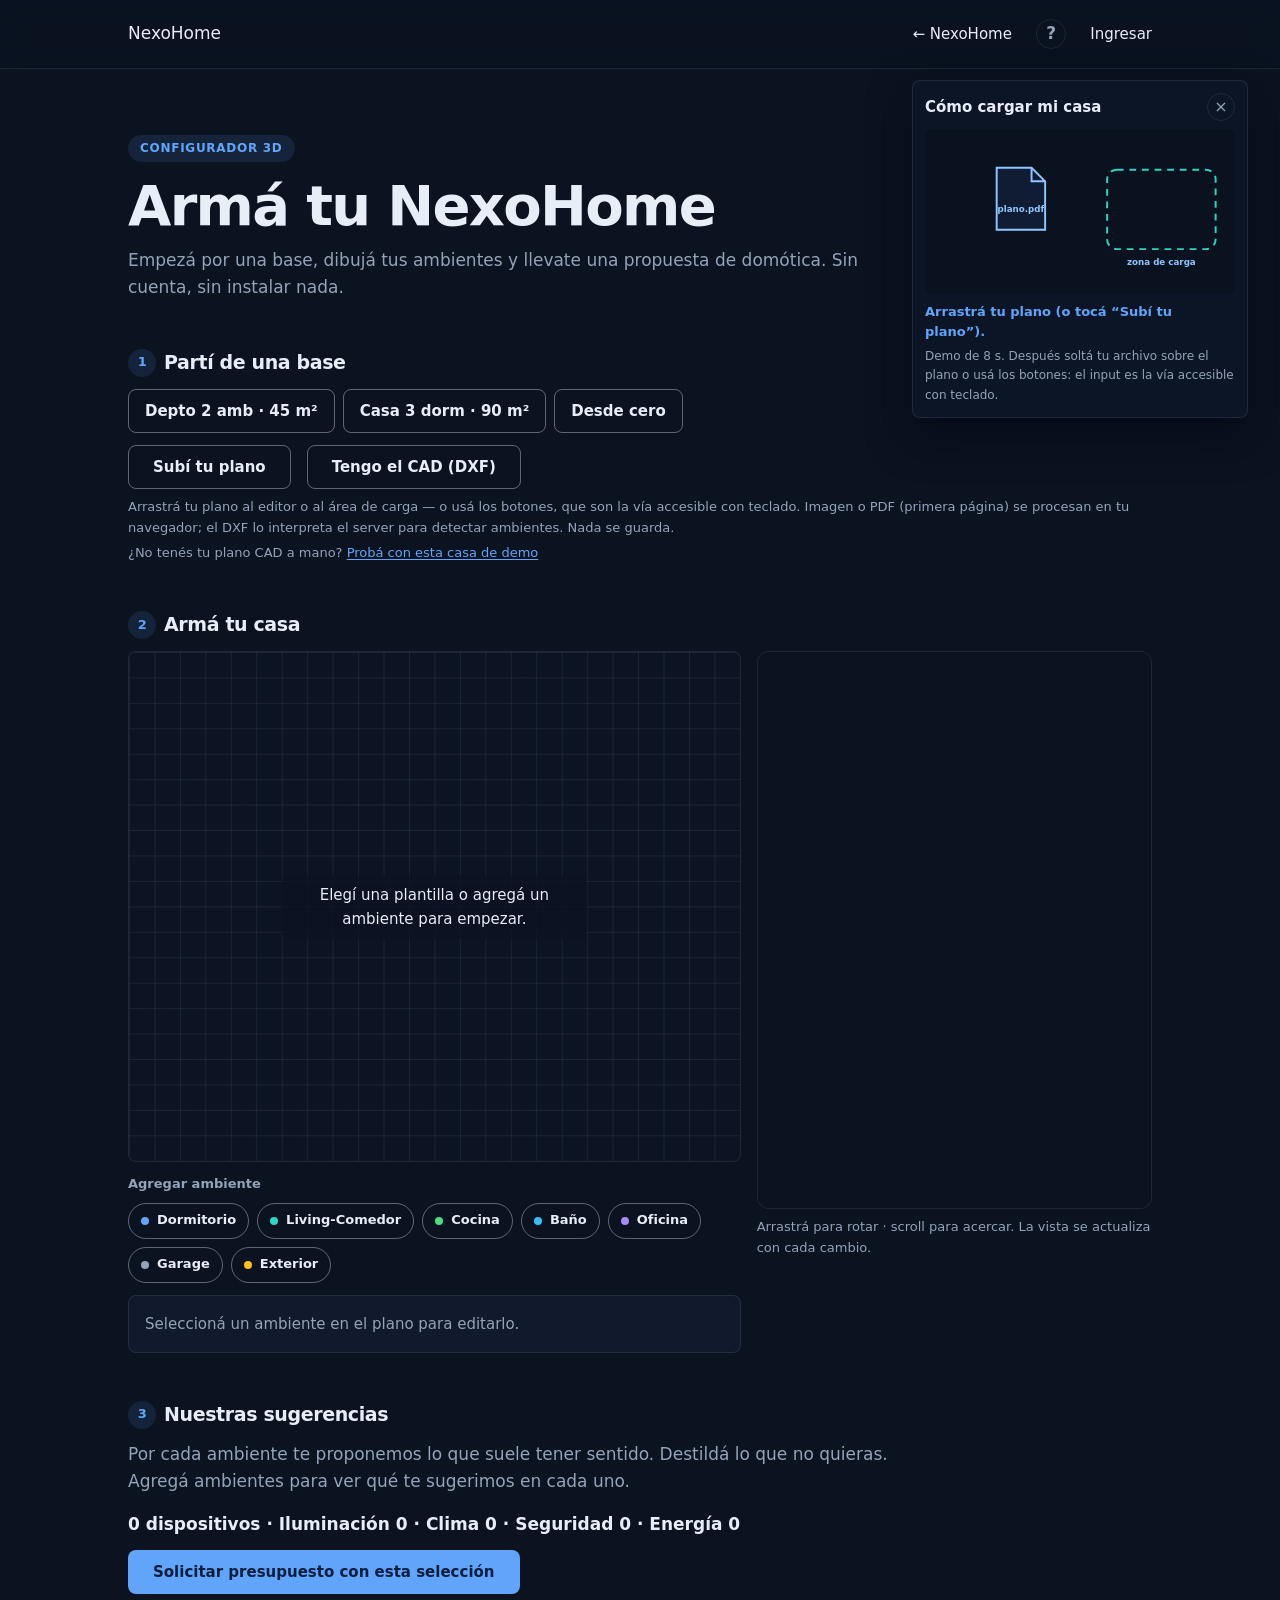
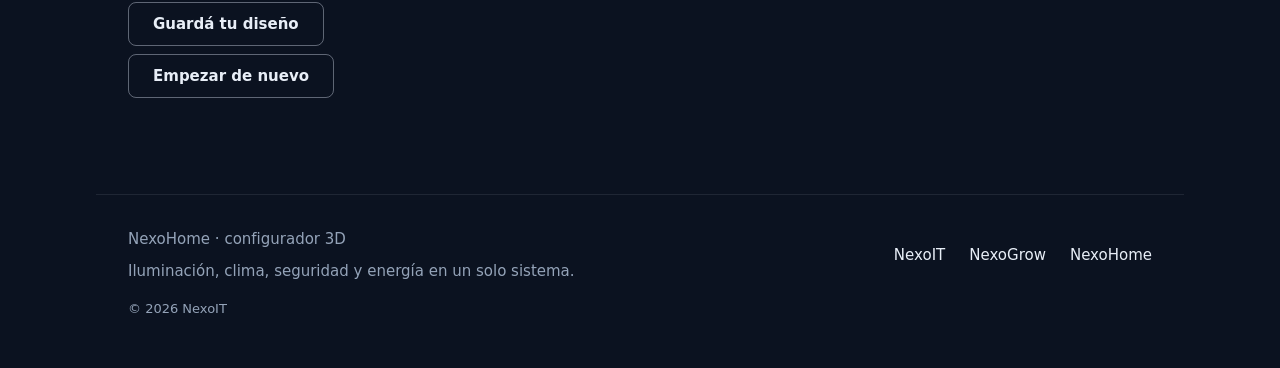
<file: home/configurador/index.html>
<!DOCTYPE html>
<html lang="es">
<head>
  <meta charset="utf-8">
  <meta name="viewport" content="width=device-width, initial-scale=1">

  <title>Configurador 3D · NexoHome</title>
  <meta name="description" content="Armá tu casa en 2D, mirala en 3D y llevate una propuesta de domótica por ambiente. Sin cuenta y sin instalar nada.">
  <meta property="og:title" content="Configurador 3D · NexoHome">
  <meta property="og:description" content="Dibujá tus ambientes, mirá la casa en 3D y elegí qué automatizar en cada uno.">
  <meta property="og:type" content="website">
  <!-- TODO: reemplazar — theme-color provisional (acompaña la paleta v2) -->
  <meta name="theme-color" content="#0b1220">

  <link rel="icon" href="../../assets/img/favicon.svg" type="image/svg+xml">
  <link rel="stylesheet" href="../../assets/css/tokens.css">
  <link rel="stylesheet" href="../../assets/css/base.css">
  <link rel="stylesheet" href="../../assets/css/components.css">

  <script src="../../assets/vendor/three.min.js" defer></script>
  <script src="../../assets/vendor/OrbitControls.js" defer></script>
  <script src="../../assets/js/main.js" defer></script>
  <script src="../../assets/js/configurador.js" defer></script>

  <style>
    /* Layout exclusivo del configurador: usa tokens del sitio, no los modifica. */
    .builder-step {
      margin-block-end: clamp(var(--space-6), 5vw, var(--space-7));
    }

    .builder-step:last-child {
      margin-block-end: 0;
    }

    .builder-step__title {
      display: flex;
      align-items: center;
      gap: var(--space-2);
      margin-block-end: var(--space-3);
      font-size: 1.1875rem;
    }

    .builder-step__num {
      display: inline-flex;
      align-items: center;
      justify-content: center;
      inline-size: 1.75rem;
      block-size: 1.75rem;
      border-radius: 50%;
      background-color: var(--accent-soft);
      color: var(--accent);
      font-size: 0.8125rem;
      font-weight: 700;
    }

    .draft-hint {
      margin-block: 0 var(--space-4);
      padding: var(--space-2) var(--space-3);
      border-radius: var(--radius-sm);
      background-color: var(--accent-soft);
      color: var(--accent);
      font-size: 0.875rem;
    }

    /* Paso 1 */
    .template-row {
      display: flex;
      flex-wrap: wrap;
      gap: var(--space-2);
    }

    .template-btn {
      min-block-size: 2.75rem;
      padding: var(--space-2) var(--space-4);
      border: 1px solid var(--color-border-strong);
      border-radius: var(--radius-sm);
      background-color: transparent;
      color: var(--color-text);
      font: inherit;
      font-size: 0.9375rem;
      font-weight: 600;
      cursor: pointer;
    }

    .template-btn[aria-pressed="true"] {
      border-color: var(--accent);
      background-color: var(--accent-soft);
      color: var(--accent);
    }

    .plan-upload {
      display: flex;
      flex-wrap: wrap;
      align-items: center;
      gap: var(--space-2) var(--space-4);
      margin-block-start: var(--space-3);
    }

    .plan-upload__input {
      position: absolute;
      inline-size: 1px;
      block-size: 1px;
      margin: -1px;
      padding: 0;
      overflow: hidden;
      clip: rect(0 0 0 0);
      white-space: nowrap;
      border: 0;
    }

    .plan-upload:focus-within .plan-upload__label {
      outline: 2px solid var(--accent);
      outline-offset: 2px;
    }

    .plan-upload__meta {
      display: grid;
      gap: 2px;
    }

    .plan-upload__hint {
      margin: 0;
      color: var(--color-muted);
      font-size: 0.8125rem;
    }

    .plan-upload__status {
      margin: 0;
      font-size: 0.8125rem;
      color: var(--color-muted);
    }

    .plan-upload__status.is-ok {
      color: var(--accent);
    }

    .plan-upload__status.is-error {
      color: #f87171;
    }

    .plan-upload__demo {
      margin: 0;
      color: var(--color-muted);
      font-size: 0.8125rem;
    }

    .plan-upload__demo-link {
      color: var(--accent);
      text-decoration: underline;
      text-underline-offset: 2px;
    }

    .plan-upload__demo-link:hover,
    .plan-upload__demo-link:focus-visible {
      color: var(--accent-strong);
    }

    .plan-actions {
      display: flex;
      flex-wrap: wrap;
      align-items: center;
      gap: var(--space-2) var(--space-3);
      margin-block-start: var(--space-2);
    }

    .plan-actions[hidden] {
      display: none;
    }

    .plan-actions__name {
      color: var(--color-muted);
      font-size: 0.8125rem;
      overflow-wrap: anywhere;
    }

    /* Drop de planos: una zona, dos pipelines (imagen/PDF y DXF). */
    .plan--dropping {
      border-color: var(--accent);
      box-shadow:
        0 0 0 2px rgba(45, 212, 191, 0.55),
        0 0 28px rgba(45, 212, 191, 0.28);
    }

    .plan::before {
      content: "Soltá tu plano acá";
      position: absolute;
      inset: 0;
      z-index: 4;
      display: grid;
      place-items: center;
      padding: var(--space-3);
      background-color: rgba(11, 18, 32, 0.72);
      color: var(--accent);
      font-size: 0.9375rem;
      font-weight: 600;
      text-align: center;
      opacity: 0;
      visibility: hidden;
      pointer-events: none;
      transition: opacity 0.15s ease;
    }

    .plan--dropping::before {
      opacity: 1;
      visibility: visible;
    }

    .plan-upload--dropping {
      outline: 2px dashed var(--accent);
      outline-offset: 6px;
      border-radius: var(--radius-sm);
    }

    /* Paso 2 */
    .builder-grid {
      display: grid;
      grid-template-columns: minmax(0, 1fr);
      gap: var(--space-4);
      align-items: start;
    }

    .builder-plan {
      display: grid;
      gap: var(--space-3);
      min-inline-size: 0;
    }

    .plan {
      position: relative;
      inline-size: 100%;
      aspect-ratio: 12 / 10;
      background-color: #0c1424;
      border: 1px solid var(--color-border);
      border-radius: var(--radius-sm);
      overflow: hidden;
      touch-action: none;
    }

    .plan::after {
      content: "";
      position: absolute;
      inset: 0;
      z-index: 1;
      pointer-events: none;
      background-image:
        linear-gradient(to right, rgba(230, 240, 255, 0.07) 1px, transparent 1px),
        linear-gradient(to bottom, rgba(230, 240, 255, 0.07) 1px, transparent 1px);
      background-size: 4.1667% 5%;
    }

    .plan__bg {
      position: absolute;
      inset: 0;
      inline-size: 100%;
      block-size: 100%;
      object-fit: contain;
      opacity: 0.45;
      pointer-events: none;
      z-index: 0;
    }

    .plan-empty {
      position: absolute;
      left: 50%;
      top: 50%;
      z-index: 2;
      max-inline-size: 22rem;
      margin: 0;
      padding: var(--space-2) var(--space-3);
      border-radius: var(--radius-sm);
      background-color: rgba(11, 18, 32, 0.78);
      color: var(--color-text);
      font-size: 0.9375rem;
      text-align: center;
      transform: translate(-50%, -50%);
    }

    .room {
      position: absolute;
      z-index: 2;
      display: grid;
      align-content: start;
      gap: 2px;
      padding: 0.35rem 0.45rem;
      border: 1px solid var(--room-border, rgba(230, 240, 255, 0.35));
      border-radius: 5px;
      background-color: var(--room-bg, rgba(230, 240, 255, 0.06));
      color: var(--color-text);
      font-size: 0.78rem;
      font-weight: 600;
      line-height: 1.15;
      cursor: grab;
      user-select: none;
      touch-action: none;
      overflow: hidden;
    }

    .room.is-selected {
      outline: 2px solid var(--accent);
      outline-offset: 1px;
      z-index: 3;
    }

    .room__name {
      justify-self: start;
      max-inline-size: 100%;
      padding: 1px 5px;
      border-radius: 3px;
      background-color: rgba(11, 18, 32, 0.62);
      overflow: hidden;
      text-overflow: ellipsis;
      white-space: nowrap;
    }

    .room__size {
      justify-self: start;
      padding: 0 5px;
      border-radius: 3px;
      background-color: rgba(11, 18, 32, 0.5);
      color: var(--color-muted);
      font-size: 0.68rem;
      font-weight: 500;
    }

    .room__handle {
      position: absolute;
      right: 3px;
      bottom: 3px;
      inline-size: 14px;
      block-size: 14px;
      border-radius: 4px;
      background-color: var(--accent);
      cursor: nwse-resize;
    }

    .room[data-tipo="dormitorio"] { --room-bg: rgba(96, 165, 250, 0.14); --room-border: rgba(96, 165, 250, 0.5); }
    .room[data-tipo="living"] { --room-bg: rgba(45, 212, 191, 0.13); --room-border: rgba(45, 212, 191, 0.5); }
    .room[data-tipo="cocina"] { --room-bg: rgba(74, 222, 128, 0.13); --room-border: rgba(74, 222, 128, 0.5); }
    .room[data-tipo="bano"] { --room-bg: rgba(56, 189, 248, 0.14); --room-border: rgba(56, 189, 248, 0.5); }
    .room[data-tipo="oficina"] { --room-bg: rgba(167, 139, 250, 0.14); --room-border: rgba(167, 139, 250, 0.5); }
    .room[data-tipo="garage"] { --room-bg: rgba(148, 163, 184, 0.16); --room-border: rgba(148, 163, 184, 0.5); }
    .room[data-tipo="exterior"] { --room-bg: rgba(251, 191, 36, 0.12); --room-border: rgba(251, 191, 36, 0.45); }

    .palette {
      display: grid;
      gap: var(--space-2);
    }

    .palette__label {
      margin: 0;
      color: var(--color-muted);
      font-size: 0.8125rem;
      font-weight: 600;
    }

    .palette__btns {
      display: flex;
      flex-wrap: wrap;
      gap: var(--space-2);
    }

    .palette__btn {
      display: inline-flex;
      align-items: center;
      gap: var(--space-2);
      min-block-size: 2.25rem;
      padding: var(--space-1) var(--space-3);
      border: 1px solid var(--color-border-strong);
      border-radius: 999px;
      background-color: transparent;
      color: var(--color-text);
      font: inherit;
      font-size: 0.8125rem;
      font-weight: 600;
      cursor: pointer;
    }

    .palette__btn:hover {
      border-color: var(--accent);
      color: var(--accent);
    }

    .palette__dot {
      inline-size: 0.5rem;
      block-size: 0.5rem;
      border-radius: 50%;
      background-color: var(--dot, var(--accent));
    }

    .palette__dot--dormitorio { --dot: #60a5fa; }
    .palette__dot--living { --dot: #2dd4bf; }
    .palette__dot--cocina { --dot: #4ade80; }
    .palette__dot--bano { --dot: #38bdf8; }
    .palette__dot--oficina { --dot: #a78bfa; }
    .palette__dot--garage { --dot: #94a3b8; }
    .palette__dot--exterior { --dot: #fbbf24; }

    .props {
      padding: var(--space-4);
      border: 1px solid var(--color-border);
      border-radius: var(--radius-sm);
      background-color: var(--color-surface);
    }

    .props__title {
      margin: 0 0 var(--space-3);
      font-size: 0.9375rem;
      font-weight: 650;
    }

    .props__hint {
      margin: 0;
      color: var(--color-muted);
      font-size: 0.9375rem;
    }

    .props .field {
      margin-block-end: var(--space-3);
    }

    .props__meta {
      margin: 0 0 var(--space-3);
      color: var(--color-muted);
      font-size: 0.8125rem;
    }

    .props__actions {
      display: flex;
      justify-content: flex-start;
    }

    .config-stage {
      display: grid;
      gap: var(--space-2);
      min-inline-size: 0;
    }

    .config-canvas {
      inline-size: 100%;
      block-size: clamp(320px, 55vh, 460px);
      border: 1px solid var(--color-border);
      border-radius: var(--radius);
      background-color: #0b1220;
      overflow: hidden;
    }

    .config-canvas canvas {
      display: block;
      inline-size: 100%;
      block-size: 100%;
    }

    .config-hint {
      margin: 0;
      color: var(--color-muted);
      font-size: 0.8125rem;
    }

    /* Paso 3 */
    .suggestions {
      display: grid;
      grid-template-columns: repeat(auto-fit, minmax(min(100%, 20rem), 1fr));
      gap: var(--space-4);
    }

    .suggest-empty {
      margin: 0;
      color: var(--color-muted);
    }

    .suggest-card {
      padding: var(--space-4);
      border: 1px solid var(--color-border);
      border-radius: var(--radius-sm);
      background-color: var(--color-surface);
      transition: border-color 0.2s ease;
    }

    .suggest-card:hover {
      border-color: var(--accent);
    }

    .suggest-card__title {
      margin: 0 0 var(--space-2);
      font-size: 0.9375rem;
    }

    .suggest-list {
      display: grid;
      gap: var(--space-2);
      margin: 0;
      padding: 0;
      list-style: none;
    }

    .suggest-item {
      display: grid;
      grid-template-columns: auto auto 1fr;
      align-items: start;
      gap: var(--space-2);
      cursor: pointer;
    }

    .suggest-item input {
      margin-block-start: 0.15rem;
      accent-color: var(--accent);
    }

    .dot {
      inline-size: 0.5rem;
      block-size: 0.5rem;
      margin-block-start: 0.4rem;
      border-radius: 50%;
    }

    .suggest-item__text {
      display: grid;
      gap: 2px;
      font-size: 0.875rem;
    }

    .suggest-item__text strong {
      font-weight: 600;
    }

    .suggest-item__text span {
      color: var(--color-muted);
      font-size: 0.8125rem;
    }

    .totals {
      margin-block: var(--space-4) var(--space-3);
      font-weight: 600;
    }

    .config-cta {
      display: grid;
      gap: var(--space-2);
      justify-items: start;
    }

    .config-teaser {
      margin: 0;
      color: var(--color-muted);
      font-size: 0.8125rem;
    }

    .config-form {
      display: grid;
      gap: var(--space-2);
      inline-size: 100%;
      max-inline-size: 30rem;
      margin-block-start: var(--space-2);
    }

    .config-form[hidden] {
      display: none;
    }

    .config-form .field {
      margin-block-end: 0;
    }

    .config-note {
      margin: 0;
      color: var(--color-muted);
      font-size: 0.8125rem;
    }

    .config-status {
      margin: 0;
      font-size: 0.875rem;
    }

    .config-status.is-ok {
      color: var(--accent-grow);
    }

    .config-status.is-error {
      color: #f87171;
    }

    body.is-dragging {
      cursor: grabbing;
    }

    /* Guía "Cómo cargar mi casa": card flotante, demo SVG+CSS page-scoped. */
    .guia {
      position: fixed;
      inset-block-start: 5rem;
      inset-inline-end: clamp(0.75rem, 3vw, 2rem);
      z-index: 60;
      inline-size: min(21rem, calc(100vw - 1.5rem));
      padding: var(--space-3);
      border: 1px solid var(--color-border);
      border-radius: var(--radius-sm);
      background-color: rgba(13, 22, 39, 0.97);
      box-shadow: 0 18px 40px rgba(2, 8, 20, 0.55);
    }

    .guia[hidden] {
      display: none;
    }

    .guia__head {
      display: flex;
      align-items: center;
      justify-content: space-between;
      gap: var(--space-2);
    }

    .guia__title {
      margin: 0;
      font-size: 0.9375rem;
      font-weight: 700;
    }

    .guia__close {
      display: inline-flex;
      align-items: center;
      justify-content: center;
      inline-size: 1.75rem;
      block-size: 1.75rem;
      border: 1px solid var(--color-border);
      border-radius: 50%;
      background: none;
      color: var(--color-muted);
      font-size: 1rem;
      line-height: 1;
      cursor: pointer;
    }

    .guia__close:hover,
    .guia__close:focus-visible {
      color: var(--color-text);
      border-color: var(--accent);
    }

    .guia__demo {
      margin-block: var(--space-2);
      border-radius: var(--radius-sm);
      background-color: #0a1220;
      overflow: hidden;
    }

    .guia__demo svg {
      display: block;
      inline-size: 100%;
      block-size: auto;
    }

    .guia__caption {
      margin: 0;
      min-block-size: 2.4em;
      color: var(--accent);
      font-size: 0.8125rem;
      font-weight: 600;
    }

    .guia__hint {
      margin: var(--space-1) 0 0;
      color: var(--color-muted);
      font-size: 0.75rem;
    }

    .guia__lbl {
      fill: #93c5fd;
      font-size: 9px;
      font-weight: 600;
      font-family: inherit;
    }

    .guia__scene {
      opacity: 0;
    }

    .guia__scene--1 {
      opacity: 1;
    }

    .guia__demo.is-playing .guia__scene--1 { animation: guia-scene-1 8s linear infinite; }
    .guia__demo.is-playing .guia__scene--2 { animation: guia-scene-2 8s linear infinite; }
    .guia__demo.is-playing .guia__scene--3 { animation: guia-scene-3 8s linear infinite; }
    .guia__demo.is-playing .guia__scene--4 { animation: guia-scene-4 8s linear infinite; }

    @keyframes guia-scene-1 {
      0%, 24% { opacity: 1; }
      25%, 100% { opacity: 0; }
    }

    @keyframes guia-scene-2 {
      0%, 24% { opacity: 0; }
      25%, 49% { opacity: 1; }
      50%, 100% { opacity: 0; }
    }

    @keyframes guia-scene-3 {
      0%, 49% { opacity: 0; }
      50%, 74% { opacity: 1; }
      75%, 100% { opacity: 0; }
    }

    @keyframes guia-scene-4 {
      0%, 74% { opacity: 0; }
      75%, 100% { opacity: 1; }
    }

    .guia__demo.is-playing .guia__file { animation: guia-file 8s ease-in-out infinite; }

    @keyframes guia-file {
      0% { transform: translate(0, 0); opacity: 1; }
      14% { transform: translate(58px, 6px); opacity: 1; }
      22% { transform: translate(58px, 6px); opacity: 0.35; }
      24%, 100% { transform: translate(58px, 6px); opacity: 0; }
    }

    .guia__demo.is-playing .guia__dropzone { animation: guia-zone 8s ease-in-out infinite; }

    @keyframes guia-zone {
      0%, 10% { stroke-opacity: 0.5; stroke-width: 2; }
      16%, 22% { stroke-opacity: 1; stroke-width: 3.5; }
      25%, 100% { stroke-opacity: 0.5; stroke-width: 2; }
    }

    .guia__demo.is-playing .guia__grid { animation: guia-fade 8s ease infinite; }

    @keyframes guia-fade {
      0%, 25% { opacity: 0; }
      33%, 100% { opacity: 1; }
    }

    .guia__demo.is-playing .guia__room { animation: guia-draw 8s ease-in-out infinite; }

    @keyframes guia-draw {
      0%, 50% { stroke-dashoffset: 340; }
      62%, 100% { stroke-dashoffset: 0; }
    }

    .guia__demo.is-playing .guia__room-label { animation: guia-fade 8s ease infinite; }

    .guia__demo.is-playing .guia__box { animation: guia-rise 8s ease-out infinite; }

    .guia__demo.is-playing .guia__box--2 { animation-name: guia-rise-2; }
    .guia__demo.is-playing .guia__box--3 { animation-name: guia-rise-3; }

    @keyframes guia-rise {
      0%, 75% { transform: translateY(12px); opacity: 0; }
      84%, 100% { transform: translateY(0); opacity: 1; }
    }

    @keyframes guia-rise-2 {
      0%, 78% { transform: translateY(12px); opacity: 0; }
      88%, 100% { transform: translateY(0); opacity: 1; }
    }

    @keyframes guia-rise-3 {
      0%, 81% { transform: translateY(12px); opacity: 0; }
      91%, 100% { transform: translateY(0); opacity: 1; }
    }

    .guia__demo.is-playing .guia__check { animation: guia-check 8s ease-out infinite; }

    @keyframes guia-check {
      0%, 88% { opacity: 0; }
      94%, 100% { opacity: 1; }
    }

    .guia-toggle {
      inline-size: 1.9rem;
      block-size: 1.9rem;
      padding: 0;
      border: 1px solid var(--color-border);
      border-radius: 50%;
      background: none;
      color: var(--color-muted);
      font: inherit;
      font-weight: 700;
      line-height: 1;
      cursor: pointer;
    }

    .guia-toggle:hover,
    .guia-toggle:focus-visible {
      color: var(--accent);
      border-color: var(--accent);
    }

    @media (min-width: 62rem) {
      .builder-grid {
        grid-template-columns: minmax(0, 1.55fr) minmax(0, 1fr);
      }

      .config-canvas {
        block-size: clamp(420px, 62vh, 620px);
      }
    }
  </style>
</head>

<body class="theme--home">
  <a class="skip-link" href="#contenido">Saltar al contenido</a>

  <header class="site-header">
    <div class="site-header__inner">
      <span class="site-header__brand">NexoHome</span>

      <button class="nav__toggle" type="button" data-toggle="menu" aria-controls="nav-principal" aria-expanded="false" aria-label="Menú">
        <svg viewBox="0 0 24 24" width="20" height="20" fill="none" stroke="currentColor" stroke-width="2" stroke-linecap="round" aria-hidden="true" focusable="false">
          <path d="M4 7h16M4 12h16M4 17h16"/>
        </svg>
      </button>

      <nav class="nav" id="nav-principal" aria-label="Principal">
        <a class="nav__link" href="../index.html">← NexoHome</a>
        <button class="guia-toggle" type="button" id="guia-open" aria-label="Cómo cargar mi casa" aria-controls="guia" aria-expanded="false">?</button>
        <a class="nav__link" href="/app/login">Ingresar</a>
      </nav>
    </div>
  </header>

  <main id="contenido">
    <section class="section builder" aria-labelledby="builder-title">
      <div class="section__head">
        <p class="badge">Configurador 3D</p>
        <h1 class="section__title" id="builder-title">Armá tu NexoHome</h1>
        <p class="section__lead">Empezá por una base, dibujá tus ambientes y llevate una propuesta de domótica. Sin cuenta, sin instalar nada.</p>
      </div>

      <p class="draft-hint" id="draft-hint" hidden></p>

      <aside class="guia" id="guia" hidden aria-labelledby="guia-title">
        <div class="guia__head">
          <p class="guia__title" id="guia-title">Cómo cargar mi casa</p>
          <button class="guia__close" type="button" id="guia-close" aria-label="Cerrar la guía">×</button>
        </div>
        <div class="guia__demo" id="guia-demo" aria-hidden="true">
          <svg viewBox="0 0 320 170" role="presentation" focusable="false">
            <rect x="0" y="0" width="320" height="170" fill="#0a1220"></rect>

            <g class="guia__scene guia__scene--1">
              <rect class="guia__dropzone" x="188" y="42" width="112" height="82" rx="10" fill="none" stroke="#2dd4bf" stroke-dasharray="7 6" stroke-width="2"></rect>
              <text class="guia__lbl" x="244" y="140" text-anchor="middle">zona de carga</text>
              <g class="guia__file">
                <path d="M74 40h36l14 14v50H74z" fill="#0f1c33" stroke="#93c5fd" stroke-width="2"></path>
                <path d="M110 40v14h14" fill="none" stroke="#93c5fd" stroke-width="2"></path>
                <text class="guia__lbl" x="99" y="86" text-anchor="middle">plano.pdf</text>
              </g>
            </g>

            <g class="guia__scene guia__scene--2">
              <rect x="76" y="30" width="168" height="110" rx="6" fill="#0c1424" stroke="#3b82f6" stroke-width="2"></rect>
              <g class="guia__grid" stroke="#1e3a5f" stroke-width="1">
                <path d="M104 30v110M132 30v110M160 30v110M188 30v110M216 30v110M76 52h168M76 74h168M76 96h168M76 118h168"></path>
              </g>
              <text class="guia__lbl" x="160" y="158" text-anchor="middle">tu plano, atenuado</text>
            </g>

            <g class="guia__scene guia__scene--3">
              <rect x="76" y="26" width="168" height="112" rx="6" fill="#0c1424" stroke="#334155" stroke-width="1"></rect>
              <rect class="guia__room" x="88" y="38" width="68" height="88" rx="4" fill="rgba(37,99,235,.22)" stroke="#60a5fa" stroke-width="2" stroke-dasharray="340"></rect>
              <rect class="guia__room" x="164" y="38" width="68" height="88" rx="4" fill="rgba(45,212,191,.16)" stroke="#2dd4bf" stroke-width="2" stroke-dasharray="340"></rect>
              <text class="guia__lbl guia__room-label" x="122" y="86" text-anchor="middle">Cocina</text>
              <text class="guia__lbl guia__room-label" x="198" y="86" text-anchor="middle">Dormitorio</text>
            </g>

            <g class="guia__scene guia__scene--4">
              <g class="guia__box">
                <path d="M58 104l28-15 28 15-28 15z" fill="#3b82f6"></path>
                <path d="M58 104v16l28 15v-16z" fill="#1d4ed8"></path>
                <path d="M114 104v16l-28 15v-16z" fill="#1e40af"></path>
              </g>
              <g class="guia__box guia__box--2">
                <path d="M118 118l24-13 24 13-24 13z" fill="#2dd4bf"></path>
                <path d="M118 118v14l24 13v-14z" fill="#0f766e"></path>
                <path d="M166 118v14l-24 13v-14z" fill="#115e59"></path>
              </g>
              <g class="guia__box guia__box--3">
                <path d="M172 96l20-11 20 11-20 11z" fill="#a78bfa"></path>
                <path d="M172 96v12l20 11v-12z" fill="#6d28d9"></path>
                <path d="M212 96v12l-20 11v-12z" fill="#5b21b6"></path>
              </g>
              <g class="guia__check">
                <circle cx="248" cy="140" r="11" fill="none" stroke="#2dd4bf" stroke-width="2"></circle>
                <path d="M243 140l3.5 3.5 7-8" fill="none" stroke="#2dd4bf" stroke-width="2.5" stroke-linecap="round" stroke-linejoin="round"></path>
              </g>
              <text class="guia__lbl" x="248" y="162" text-anchor="middle">listo</text>
            </g>
          </svg>
        </div>
        <p class="guia__caption" id="guia-caption">Arrastrá tu plano (o tocá “Subí tu plano”).</p>
        <p class="guia__hint">Demo de 8 s. Después soltá tu archivo sobre el plano o usá los botones: el input es la vía accesible con teclado.</p>
      </aside>

      <div class="builder-step">
        <h2 class="builder-step__title"><span class="builder-step__num" aria-hidden="true">1</span>Partí de una base</h2>
        <div class="template-row" role="group" aria-label="Plantillas de vivienda">
          <button class="template-btn" type="button" data-template="depto" aria-pressed="false">Depto 2 amb · 45 m²</button>
          <button class="template-btn" type="button" data-template="casa" aria-pressed="false">Casa 3 dorm · 90 m²</button>
          <button class="template-btn" type="button" data-template="cero" aria-pressed="false">Desde cero</button>
        </div>

        <div class="plan-upload" id="plan-upload">
          <label class="btn btn--ghost" for="plan-file">Subí tu plano</label>
          <input class="plan-upload__input" id="plan-file" type="file"
                 accept=".png,.jpg,.jpeg,.pdf,image/png,image/jpeg,application/pdf">
          <label class="btn btn--ghost" for="dxf-file">Tengo el CAD (DXF)</label>
          <input class="plan-upload__input" id="dxf-file" type="file" accept=".dxf,application/dxf">
          <div class="plan-upload__meta">
            <p class="plan-upload__hint">Arrastrá tu plano al editor o al área de carga — o usá los botones, que son la vía accesible con teclado. Imagen o PDF (primera página) se procesan en tu navegador; el DXF lo interpreta el server para detectar ambientes. Nada se guarda.</p>
            <p class="plan-upload__status" id="plan-status" role="status" aria-live="polite"></p>
            <p class="plan-upload__status" id="dxf-fallback" hidden>
              <a href="#plan-upload">Probá con una imagen del plano</a>
            </p>
            <p class="plan-upload__demo">¿No tenés tu plano CAD a mano? <a class="plan-upload__demo-link" href="#plan-upload" id="dxf-demo">Probá con esta casa de demo</a></p>
          </div>
        </div>

        <div class="plan-actions" id="plan-actions" hidden>
          <span class="plan-actions__name" id="plan-name"></span>
          <button class="btn btn--ghost" type="button" id="plan-remove">Quitar plano</button>
        </div>
      </div>

      <div class="builder-step">
        <h2 class="builder-step__title"><span class="builder-step__num" aria-hidden="true">2</span>Armá tu casa</h2>

        <div class="builder-grid">
          <div class="builder-plan">
            <div class="plan" id="plan" role="application"
                 aria-label="Plano 2D de 12 por 10 metros. Recorré los ambientes con Tab y movelos con las flechas."></div>

            <div class="palette" role="group" aria-label="Agregar ambiente">
              <p class="palette__label">Agregar ambiente</p>
              <div class="palette__btns">
                <button class="palette__btn" type="button" data-add="dormitorio"><span class="palette__dot palette__dot--dormitorio" aria-hidden="true"></span>Dormitorio</button>
                <button class="palette__btn" type="button" data-add="living"><span class="palette__dot palette__dot--living" aria-hidden="true"></span>Living-Comedor</button>
                <button class="palette__btn" type="button" data-add="cocina"><span class="palette__dot palette__dot--cocina" aria-hidden="true"></span>Cocina</button>
                <button class="palette__btn" type="button" data-add="bano"><span class="palette__dot palette__dot--bano" aria-hidden="true"></span>Baño</button>
                <button class="palette__btn" type="button" data-add="oficina"><span class="palette__dot palette__dot--oficina" aria-hidden="true"></span>Oficina</button>
                <button class="palette__btn" type="button" data-add="garage"><span class="palette__dot palette__dot--garage" aria-hidden="true"></span>Garage</button>
                <button class="palette__btn" type="button" data-add="exterior"><span class="palette__dot palette__dot--exterior" aria-hidden="true"></span>Exterior</button>
              </div>
            </div>

            <div class="props" id="props" aria-live="polite"></div>
          </div>

          <div class="config-stage">
            <div id="config-canvas" class="config-canvas" role="img"
                 aria-label="Vista 3D de tu casa con los ambientes y los dispositivos aceptados"></div>
            <p class="config-hint">Arrastrá para rotar · scroll para acercar. La vista se actualiza con cada cambio.</p>
          </div>
        </div>
      </div>

      <div class="builder-step">
        <h2 class="builder-step__title"><span class="builder-step__num" aria-hidden="true">3</span>Nuestras sugerencias</h2>
        <p class="section__lead">Por cada ambiente te proponemos lo que suele tener sentido. Destildá lo que no quieras.</p>

        <div class="suggestions" id="suggestions"></div>
        <p class="totals" id="totals" aria-live="polite"></p>

        <div class="config-cta">
          <button class="btn btn--accent" type="button" id="budget-open">Solicitar presupuesto con esta selección</button>
          <form class="config-form" id="budget-form" hidden>
            <div class="field">
              <label class="field__label" for="budget-nombre">Nombre</label>
              <input class="field__input" id="budget-nombre" name="nombre" type="text" autocomplete="name" required>
            </div>
            <div class="field">
              <label class="field__label" for="budget-email">Email</label>
              <input class="field__input" id="budget-email" name="email" type="email" autocomplete="email" required>
            </div>
            <div class="field">
              <label class="field__label" for="budget-mensaje">Contanos algo más de tu casa (opcional)</label>
              <textarea class="field__input" id="budget-mensaje" name="mensaje" rows="3"></textarea>
            </div>
            <p class="config-note">Se adjunta tu configuración a la consulta.</p>
            <div class="form-actions">
              <button class="btn btn--accent" type="submit">Enviar consulta</button>
              <button class="btn btn--ghost" type="button" data-close="budget">Cancelar</button>
            </div>
            <p class="config-status" id="budget-status" role="status" aria-live="polite"></p>
            <noscript>
              <p class="config-hint">Este formulario necesita JavaScript. Podés usar el <a href="../../index.html#contacto">formulario del sitio</a>.</p>
            </noscript>
          </form>

          <button class="btn btn--ghost" type="button" id="save-open">Guardá tu diseño</button>
          <form class="config-form" id="save-form" hidden>
            <div class="field">
              <label class="field__label" for="save-nombre">Nombre del diseño</label>
              <input class="field__input" id="save-nombre" name="nombre" type="text" maxlength="120" required>
            </div>
            <div class="form-actions">
              <button class="btn btn--accent" type="submit">Guardar diseño</button>
              <button class="btn btn--ghost" type="button" data-close="save">Cancelar</button>
            </div>
            <p class="config-status" id="save-status" role="status" aria-live="polite"></p>
          </form>

          <button class="btn btn--ghost" type="button" id="reset-draft">Empezar de nuevo</button>
        </div>
      </div>
    </section>
  </main>

  <footer class="site-footer">
    <div class="site-footer__brand">
      <span>NexoHome · configurador 3D</span>
      <p>Iluminación, clima, seguridad y energía en un solo sistema.</p>
    </div>

    <nav class="site-footer__links" aria-label="Familia Nexo">
      <a href="../../index.html">NexoIT</a>
      <a href="../../grow/index.html">NexoGrow</a>
      <a href="../index.html">NexoHome</a>
    </nav>

    <p class="site-footer__legal">© 2026 NexoIT</p>
  </footer>
</body>
</html>
</file>
<file: assets/css/tokens.css>
/* ==========================================================================
   NexoIT · Design tokens (contrato v2 — deep tech dark)
   Fuente única de verdad visual del hub. Mobile-first.
   Los nombres y valores de las variables del contrato no se renombran:
   otro agente y el reviewer dependen de ellos.
   ========================================================================== */

:root {
  color-scheme: dark;

  /* --- Color base (deep tech dark) ---------------------------------------- */
  --color-bg: #0b1220;
  --color-surface: #111a2c;
  --color-text: #e8eef7;
  --color-muted: #94a3b8;
  --color-border: rgba(230,240,255,.09);
  --color-border-strong: rgba(230,240,255,.38);

  /* --- Acento del hub: teal ----------------------------------------------- */
  --accent: #2dd4bf;
  --accent-strong: #14b8a6;
  --accent-soft: rgba(45,212,191,.12);
  --accent-contrast: #04211d;

  /* --- Acentos de división (body.theme--grow / body.theme--home) ---------- */
  --accent-grow: #4ade80;
  --accent-grow-strong: #22c55e;
  --accent-grow-soft: rgba(74,222,128,.12);
  --accent-home: #60a5fa;
  --accent-home-strong: #3b82f6;
  --accent-home-soft: rgba(96,165,250,.12);

  /* --- Tipografía: stack de sistema completa (cero requests) -------------- */
  --font-sans: system-ui, -apple-system, "Segoe UI", Roboto, "Helvetica Neue",
    Arial, "Noto Sans", "Liberation Sans", sans-serif;

  /* --- Espacio (base 4px) -------------------------------------------------- */
  --space-1: 0.25rem;
  --space-2: 0.5rem;
  --space-3: 0.75rem;
  --space-4: 1rem;
  --space-5: 1.5rem;
  --space-6: 2rem;
  --space-7: 3rem;
  --space-8: 4rem;

  /* --- Forma --------------------------------------------------------------- */
  --radius: 0.75rem;
  --shadow: 0 1px 0 rgb(255 255 255 / 4%), 0 18px 40px -32px rgb(0 0 0 / 90%);

  /* --- Layout (extras de apoyo, no forman parte del contrato) -------------- */
  --radius-sm: 0.5rem;
  --width-max: 68rem;
  --gutter: clamp(1rem, 4vw, 2rem);
  --header-h: 4rem;
  /* Fondo del header sticky: mismo tono que --color-bg con alfa para el blur. */
  --color-bg-blur: rgba(11,18,32,.72);
}

/* Temas de división: misma estructura, acento distinto.
   Uso: <body class="theme--grow"> en grow/ · <body class="theme--home"> en home/ */
body.theme--grow {
  --accent: var(--accent-grow);
  --accent-strong: var(--accent-grow-strong);
  --accent-soft: var(--accent-grow-soft);
  --accent-contrast: #052e12;
}

body.theme--home {
  --accent: var(--accent-home);
  --accent-strong: var(--accent-home-strong);
  --accent-soft: var(--accent-home-soft);
  --accent-contrast: #0a1e3f;
}
</file>
<file: assets/css/base.css>
/* ==========================================================================
   NexoIT · base
   Reset moderno, tipografía fluida (clamp), accesibilidad.
   Mobile-first: el layout se define en components.css en un único breakpoint.
   ========================================================================== */

*,
*::before,
*::after {
  box-sizing: border-box;
}

html {
  -webkit-text-size-adjust: 100%;
  text-size-adjust: 100%;
  scroll-behavior: smooth;
  /* Compensa el header sticky al saltar a un ancla. */
  scroll-padding-block-start: 5rem;
}

body {
  margin: 0;
  background-color: var(--color-bg);
  color: var(--color-text);
  font-family: var(--font-sans);
  font-size: clamp(1rem, 0.96rem + 0.2vw, 1.0625rem);
  line-height: 1.6;
  -webkit-font-smoothing: antialiased;
  text-rendering: optimizeLegibility;
}

/* --- Tipografía ---------------------------------------------------------- */

h1,
h2,
h3,
h4 {
  margin-block: 0 var(--space-3);
  font-weight: 650;
  line-height: 1.15;
  letter-spacing: -0.02em;
  text-wrap: balance;
}

h1 {
  font-size: clamp(2.125rem, 1.4rem + 3.4vw, 3.5rem);
  letter-spacing: -0.03em;
}

h2 {
  font-size: clamp(1.5rem, 1.2rem + 1.4vw, 2.125rem);
}

h3 {
  font-size: clamp(1.125rem, 1.06rem + 0.3vw, 1.25rem);
  letter-spacing: -0.01em;
}

p,
ul,
ol,
figure {
  margin-block: 0 var(--space-4);
}

p:last-child,
ul:last-child,
ol:last-child {
  margin-block-end: 0;
}

ul,
ol {
  padding-inline-start: 1.25rem;
}

a {
  color: var(--accent);
  text-decoration-thickness: 1px;
  text-underline-offset: 0.18em;
}

a:hover {
  color: var(--accent-strong);
}

strong,
b {
  font-weight: 650;
}

/* --- Medios -------------------------------------------------------------- */

img,
svg,
video {
  display: block;
  max-inline-size: 100%;
  height: auto;
}

/* --- Controles ----------------------------------------------------------- */

button,
input,
select,
textarea {
  font: inherit;
  color: inherit;
}

button {
  cursor: pointer;
}

/* --- Accesibilidad ------------------------------------------------------- */

:focus-visible {
  outline: 2px solid var(--accent);
  outline-offset: 3px;
  border-radius: 2px;
}

:focus:not(:focus-visible) {
  outline: none;
}

::selection {
  background-color: var(--accent);
  color: var(--accent-contrast);
}

/* Enlace de salto: oculto hasta recibir foco, sin position: absolute. */
.skip-link {
  display: block;
  max-block-size: 0;
  overflow: hidden;
  padding-inline: var(--gutter);
  background-color: var(--accent);
  color: var(--accent-contrast);
  font-weight: 600;
  text-decoration: none;
}

.skip-link:focus {
  max-block-size: 5rem;
  padding-block: var(--space-3);
  color: var(--accent-contrast);
}

/* --- Movimiento reducido ------------------------------------------------- */

@media (prefers-reduced-motion: reduce) {
  html {
    scroll-behavior: auto;
  }

  *,
  *::before,
  *::after {
    animation-duration: 0.01ms !important;
    animation-iteration-count: 1 !important;
    transition-duration: 0.01ms !important;
    scroll-behavior: auto !important;
  }
}
</file>
<file: assets/css/components.css>
/* ==========================================================================
   NexoIT · componentes (BEM-lite)
   Contrato v1. Convención: .bloque__elemento y .bloque--modificador.
   Mobile-first. Un único breakpoint de layout al final del archivo (48rem).
   Sin position: absolute para contenido: el layout no depende del copy.
   ========================================================================== */

/* --- Contenedores --------------------------------------------------------
   Hero, secciones, barra del header y footer comparten ancho, gutter y
   centrado. Cada bloque decide su ritmo vertical por separado. */
.hero,
.section,
.site-header__inner,
.site-footer {
  inline-size: 100%;
  max-inline-size: var(--width-max);
  margin-inline: auto;
  padding-inline: var(--gutter);
}

/* --- Header -------------------------------------------------------------- */

.site-header {
  position: sticky;
  inset-block-start: 0;
  z-index: 20;
  background-color: var(--color-bg-blur);
  -webkit-backdrop-filter: blur(12px);
  backdrop-filter: blur(12px);
  border-block-end: 1px solid var(--color-border);
  transition: box-shadow 0.2s ease;
}

/* Estado de scroll que aplica main.js (data-module="header"). */
.site-header.is-scrolled {
  box-shadow: var(--shadow);
}

.site-header__inner {
  display: flex;
  flex-wrap: wrap;
  align-items: center;
  gap: var(--space-3) var(--space-4);
  min-block-size: var(--header-h);
  padding-block: var(--space-3);
}

.site-header__brand {
  display: inline-flex;
  align-items: center;
  text-decoration: none;
}

.site-header__brand img {
  inline-size: 8.25rem;
}

.nav {
  display: flex;
  flex-basis: 100%;
  flex-direction: column;
  gap: var(--space-2);
  padding-block-end: var(--space-3);
}

/* Con JS el menú arranca colapsado en móvil (ver main.js). Sin JS no existe
   el atributo y la navegación queda visible: la página funciona igual. */
:where(html[data-menu="closed"]) .nav {
  display: none;
}

.nav__link {
  display: inline-flex;
  align-items: center;
  gap: var(--space-2);
  min-block-size: 2.75rem;
  padding-block: var(--space-1);
  color: var(--color-text);
  font-size: 0.9375rem;
  font-weight: 500;
  text-decoration: none;
}

.nav__link:hover {
  color: var(--accent);
}

/* Puntito de color por división: marca, no botón. */
.nav__dot {
  display: inline-block;
  flex: none;
  inline-size: 0.5rem;
  block-size: 0.5rem;
  border-radius: 50%;
  background-color: var(--accent);
}

.nav__dot--grow {
  background-color: var(--accent-grow);
}

.nav__dot--home {
  background-color: var(--accent-home);
}

.nav__toggle {
  display: none;
  flex: none;
  align-items: center;
  justify-content: center;
  inline-size: 2.75rem;
  block-size: 2.75rem;
  margin-inline-start: auto;
  padding: 0;
  background-color: transparent;
  border: 1px solid var(--color-border-strong);
  border-radius: var(--radius-sm);
  color: var(--color-text);
}

.nav__toggle:hover {
  border-color: var(--accent);
  color: var(--accent-strong);
}

.nav__toggle[aria-expanded="true"] {
  background-color: var(--accent-soft);
  border-color: var(--accent);
  color: var(--accent-strong);
}

/* El botón solo existe visualmente si JS está disponible. */
html.js .nav__toggle {
  display: inline-flex;
}

/* --- Botones ------------------------------------------------------------- */

.btn {
  display: inline-flex;
  align-items: center;
  justify-content: center;
  gap: var(--space-2);
  min-block-size: 2.75rem;
  padding: var(--space-2) var(--space-5);
  border: 1px solid transparent;
  border-radius: var(--radius-sm);
  font-size: 0.9375rem;
  font-weight: 600;
  line-height: 1.2;
  text-align: center;
  text-decoration: none;
  transition: background-color 0.18s ease, border-color 0.18s ease,
    color 0.18s ease;
}

.btn--primary {
  background-color: var(--color-text);
  color: var(--color-bg);
}

.btn--primary:hover {
  background-color: #cbd5e1;
  color: var(--color-bg);
}

.btn--ghost {
  background-color: transparent;
  border-color: var(--color-border-strong);
  color: var(--color-text);
}

.btn--ghost:hover {
  background-color: var(--accent-soft);
  border-color: var(--accent);
  color: var(--accent);
}

.btn--accent {
  background-color: var(--accent);
  color: var(--accent-contrast);
}

.btn--accent:hover {
  background-color: var(--accent-strong);
  color: var(--accent-contrast);
}

/* Variantes de acento por división (reusan el token --accent del botón). */
.btn--grow {
  --accent: var(--accent-grow);
  --accent-strong: var(--accent-grow-strong);
  --accent-soft: var(--accent-grow-soft);
  --accent-contrast: #052e12;
}

.btn--home {
  --accent: var(--accent-home);
  --accent-strong: var(--accent-home-strong);
  --accent-soft: var(--accent-home-soft);
  --accent-contrast: #0a1e3f;
}

/* --- Badge --------------------------------------------------------------- */

.badge {
  display: inline-flex;
  align-items: center;
  justify-self: start;
  align-self: flex-start;
  gap: var(--space-2);
  margin-block-end: var(--space-3);
  padding: var(--space-1) var(--space-3);
  border-radius: 999px;
  background-color: var(--accent-soft);
  color: var(--accent);
  font-size: 0.75rem;
  font-weight: 700;
  letter-spacing: 0.06em;
  text-transform: uppercase;
}

/* --- Hero ---------------------------------------------------------------- */

.hero {
  padding-block: clamp(var(--space-6), 9vw, var(--space-8))
    clamp(var(--space-6), 7vw, var(--space-7));
  /* Glow radial teal: CSS puro (sin imágenes, sin pseudo-elementos). */
  background-image: radial-gradient(
    70% 85% at 15% 0%,
    var(--accent-soft),
    transparent 70%
  );
}

.hero__title {
  max-inline-size: 20ch;
  margin-block-end: var(--space-4);
}

.hero__subtitle {
  max-inline-size: 54ch;
  margin-block-end: var(--space-6);
  color: var(--color-muted);
  font-size: clamp(1.0625rem, 1rem + 0.4vw, 1.25rem);
}

.hero__actions {
  display: flex;
  flex-wrap: wrap;
  gap: var(--space-3);
}

/* --- Hero con visual (split) ---------------------------------------------
   Mobile: una columna (texto y luego visual). Desktop: 2 columnas dentro del
   breakpoint existente de 48rem. Sin media queries nuevas. */
.hero--split {
  display: grid;
  grid-template-columns: minmax(0, 1fr);
  align-content: start;
  column-gap: var(--space-7);
}

.hero--split > * {
  grid-column: 1;
}

.hero__visual {
  inline-size: 100%;
  max-inline-size: 32rem;
  height: auto;
  margin-block-start: var(--space-6);
  margin-inline: auto;
}

/* --- Sección ------------------------------------------------------------- */

.section {
  padding-block: clamp(var(--space-6), 6vw, var(--space-8));
}

.section__head {
  max-inline-size: 46rem;
  margin-block-end: var(--space-6);
}

.section__title {
  margin-block-end: var(--space-2);
}

.section__lead {
  margin-block-end: 0;
  color: var(--color-muted);
  font-size: 1.0625rem;
}

/* --- Grid de tarjetas (helper de layout del hub) ------------------------- */

.cards {
  display: grid;
  gap: var(--space-4);
  grid-template-columns: repeat(auto-fit, minmax(min(100%, 15rem), 1fr));
}

/* --- Card ---------------------------------------------------------------- */

.card {
  display: flex;
  flex-direction: column;
  gap: var(--space-2);
  padding: var(--space-5);
  background-color: var(--color-surface);
  border: 1px solid var(--color-border);
  border-radius: var(--radius);
  transition: border-color 0.2s ease, box-shadow 0.2s ease;
}

/* Hover/foco: borde de acento + glow muy sutil. Sin sombras claras. */
.card:hover,
.card:focus-within {
  border-color: var(--accent);
  box-shadow: 0 0 28px -8px var(--accent-soft);
}

.card__icon {
  display: inline-flex;
  align-items: center;
  justify-content: center;
  inline-size: 2.5rem;
  block-size: 2.5rem;
  margin-block-end: var(--space-2);
  border-radius: var(--radius-sm);
  background-color: var(--accent-soft);
  color: var(--accent);
}

.card__icon svg {
  inline-size: 1.25rem;
  block-size: 1.25rem;
}

.card__title {
  margin-block-end: var(--space-1);
  font-size: 1.0625rem;
}

.card__text {
  margin-block-end: 0;
  color: var(--color-muted);
}

/* CTA de tarjeta siempre al pie, alineado entre tarjetas de distinto copy. */
.card > .btn {
  align-self: flex-start;
  margin-block-start: auto;
}

.card--grow {
  --accent: var(--accent-grow);
  --accent-strong: var(--accent-grow-strong);
  --accent-soft: var(--accent-grow-soft);
  --accent-contrast: #052e12;
}

.card--home {
  --accent: var(--accent-home);
  --accent-strong: var(--accent-home-strong);
  --accent-soft: var(--accent-home-soft);
  --accent-contrast: #0a1e3f;
}

.card--grow,
.card--home {
  border-block-start: 3px solid var(--accent);
}

/* --- Split (2 columnas → 1 en móvil) ------------------------------------- */

.split {
  display: grid;
  gap: var(--space-4);
  grid-template-columns: 1fr;
}

/* --- Pasos --------------------------------------------------------------- */

.steps {
  display: grid;
  gap: var(--space-4);
  grid-template-columns: 1fr;
  margin-block: 0;
  padding: 0;
  list-style: none;
}

.step {
  padding: var(--space-5);
  background-color: var(--color-surface);
  border: 1px solid var(--color-border);
  border-radius: var(--radius);
}

.step__num {
  display: inline-block;
  margin-block-end: var(--space-3);
  color: var(--accent);
  font-size: 0.8125rem;
  font-weight: 700;
  letter-spacing: 0.08em;
}

.step h3 {
  margin-block-end: var(--space-2);
}

.step p {
  margin-block-end: 0;
  color: var(--color-muted);
}

/* --- Contacto ------------------------------------------------------------ */

.contact {
  padding-block-end: clamp(var(--space-7), 8vw, var(--space-8));
}

.contact__actions {
  display: flex;
  flex-wrap: wrap;
  gap: var(--space-3);
  margin-block-start: var(--space-5);
}

/* --- Form de contacto (módulo contacto-form) ---------------------------- */

.contact form {
  display: grid;
  gap: var(--space-4);
  max-inline-size: 36rem;
  margin-block-start: var(--space-5);
  margin-block-end: var(--space-5);
}

.field {
  display: grid;
  gap: var(--space-2);
}

.field__label {
  color: var(--color-muted); /* 7.30:1 sobre --color-bg (AA) */
  font-size: 0.9375rem;
  font-weight: 500;
}

.field__input {
  inline-size: 100%;
  min-block-size: 2.75rem; /* 44px, coherente con .nav__link / .btn */
  padding: var(--space-2) var(--space-3);
  color: var(--color-text);
  background: var(--color-surface);
  border: 1px solid var(--color-border);
  border-radius: var(--radius-sm);
  font: inherit;
}

.field__input:focus {
  border-color: var(--accent);
  outline: 2px solid var(--accent);
  outline-offset: 1px;
}

textarea.field__input {
  min-block-size: 8rem;
  resize: vertical;
}

.form-status {
  margin: 0;
  font-size: 0.9375rem;
  font-weight: 500;
}

.form-status:empty {
  display: none;
}

.form-status--ok {
  color: var(--accent-grow);
}

.form-status--error {
  color: #f87171; /* error suave: ~6.8:1 sobre --color-bg, sin rojo chillón */
}

/* --- Footer -------------------------------------------------------------- */

.site-footer {
  display: flex;
  flex-wrap: wrap;
  align-items: center;
  justify-content: space-between;
  gap: var(--space-4);
  margin-block-start: var(--space-6);
  padding-block: var(--space-6) var(--space-7);
  border-block-start: 1px solid var(--color-border);
  color: var(--color-muted);
  font-size: 0.9375rem;
}

.site-footer__brand {
  display: flex;
  flex-direction: column;
  gap: var(--space-2);
}

.site-footer__brand img {
  inline-size: 7.5rem;
}

.site-footer__brand p {
  margin: 0;
}

.site-footer__links {
  display: flex;
  flex-wrap: wrap;
  gap: var(--space-2) var(--space-5);
}

.site-footer__links a {
  color: var(--color-text);
  font-weight: 500;
  text-decoration: none;
}

.site-footer__links a:hover {
  color: var(--accent);
  text-decoration: underline;
}

.site-footer__legal {
  flex-basis: 100%;
  margin: 0;
  font-size: 0.8125rem;
}

/* --- Placeholder (páginas de división en construcción) ------------------- */

.placeholder {
  max-inline-size: 40rem;
  padding: var(--space-6);
  background-color: var(--color-surface);
  border: 1px dashed var(--color-border-strong);
  border-radius: var(--radius);
}

.placeholder__title {
  margin-block-end: var(--space-2);
}

.placeholder__text {
  margin-block-end: 0;
  color: var(--color-muted);
}

/* ==========================================================================
   Único breakpoint de layout: 48rem (768px)
   ========================================================================== */

@media (min-width: 48rem) {
  .site-header__inner {
    flex-wrap: nowrap;
    gap: var(--space-5);
  }

  /* `display: flex` también neutraliza el estado colapsado del móvil
     (:where(html[data-menu="closed"]) .nav) porque esta regla va después. */
  .nav {
    display: flex;
    flex-basis: auto;
    flex-direction: row;
    align-items: center;
    justify-content: flex-end;
    gap: var(--space-5);
    margin-inline-start: auto;
    padding-block-end: 0;
  }

  /* En desktop el toggle desaparece aunque JS lo haya habilitado. */
  html.js .nav__toggle {
    display: none;
  }

  /* Acceso a la app: fuera del grupo, con área de click y aire extra. */
  .nav__link--account {
    padding-inline: var(--space-3);
    margin-inline-start: var(--space-2);
  }

  .split {
    grid-template-columns: repeat(2, minmax(0, 1fr));
  }

  .steps {
    grid-template-columns: repeat(3, minmax(0, 1fr));
  }

  .section__head {
    margin-block-end: var(--space-7);
  }

  .hero__actions {
    gap: var(--space-4);
  }

  .hero--split {
    grid-template-columns: minmax(0, 1.02fr) minmax(0, 0.98fr);
    align-items: center;
    column-gap: var(--space-8);
  }

  .hero--split > .hero__visual {
    grid-column: 2;
    grid-row: 1 / span 4;
    max-inline-size: 34rem;
    margin-block-start: 0;
  }
}
</file>
